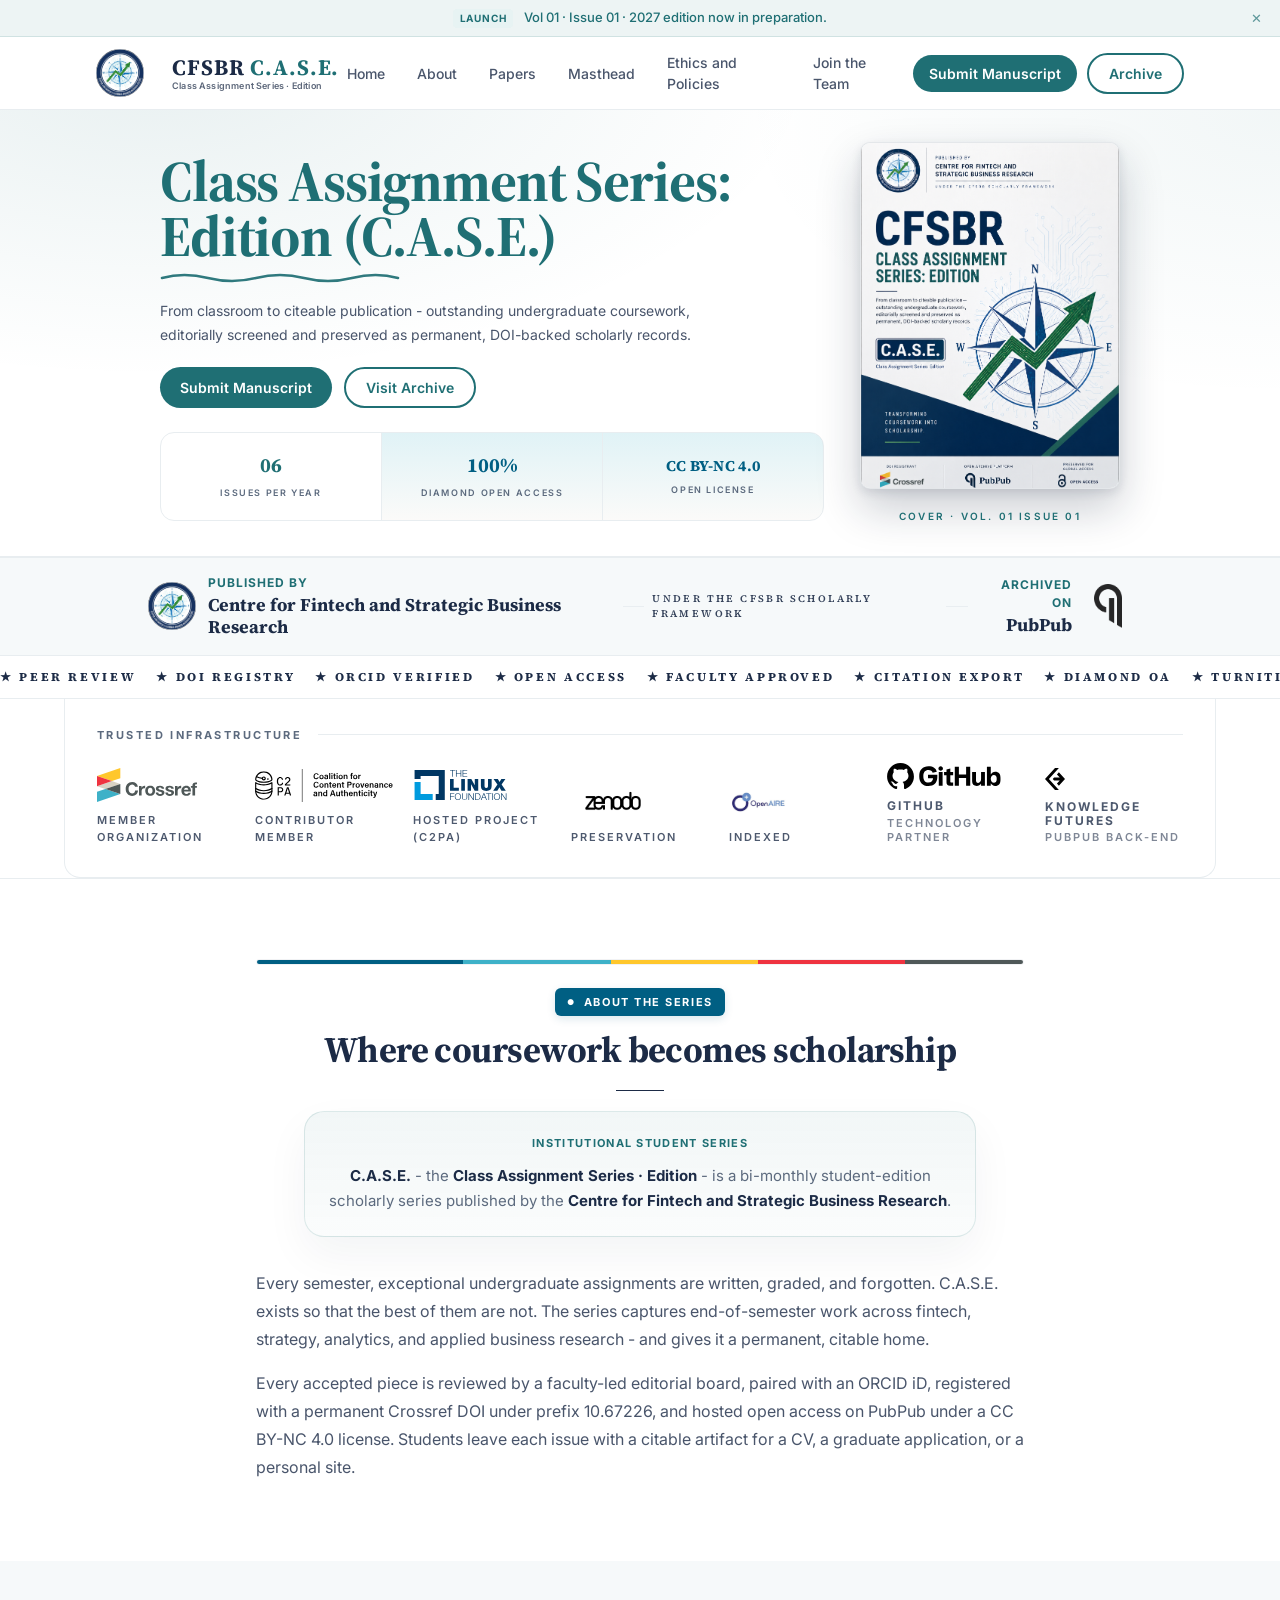
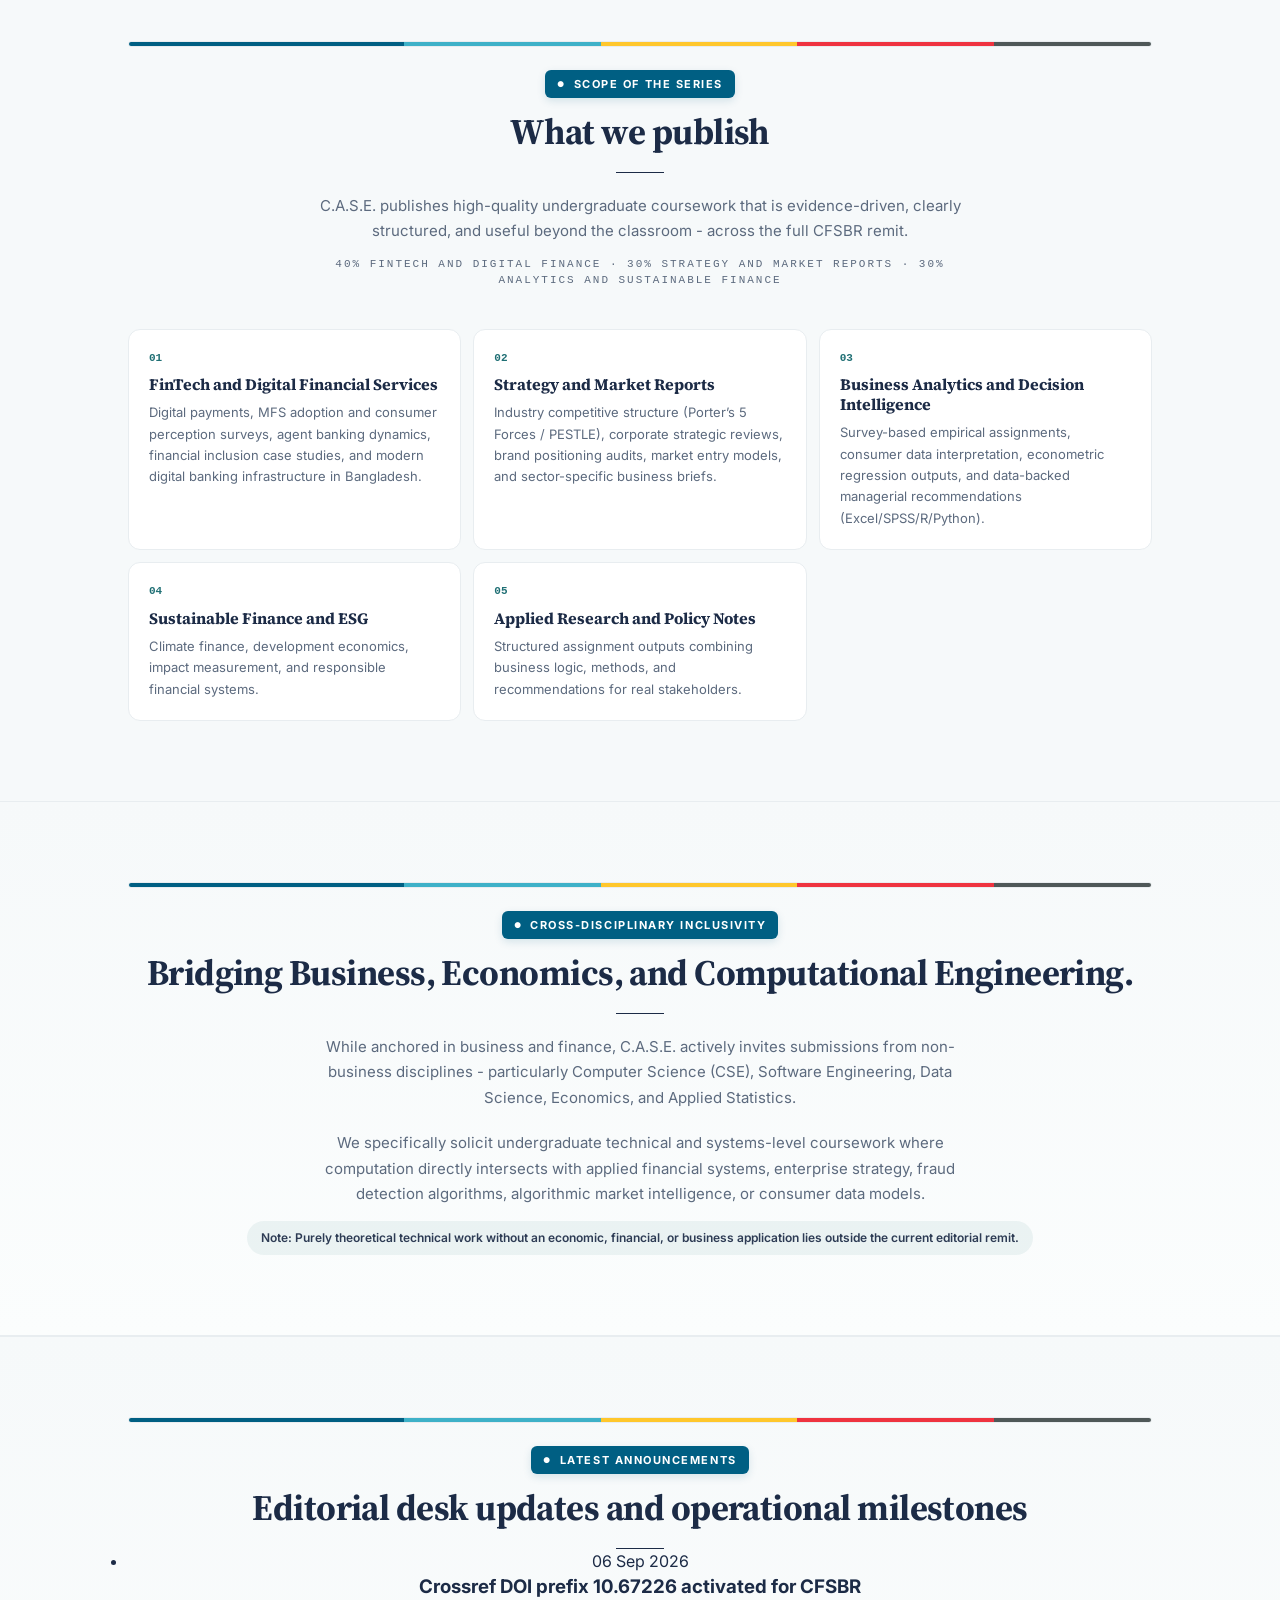
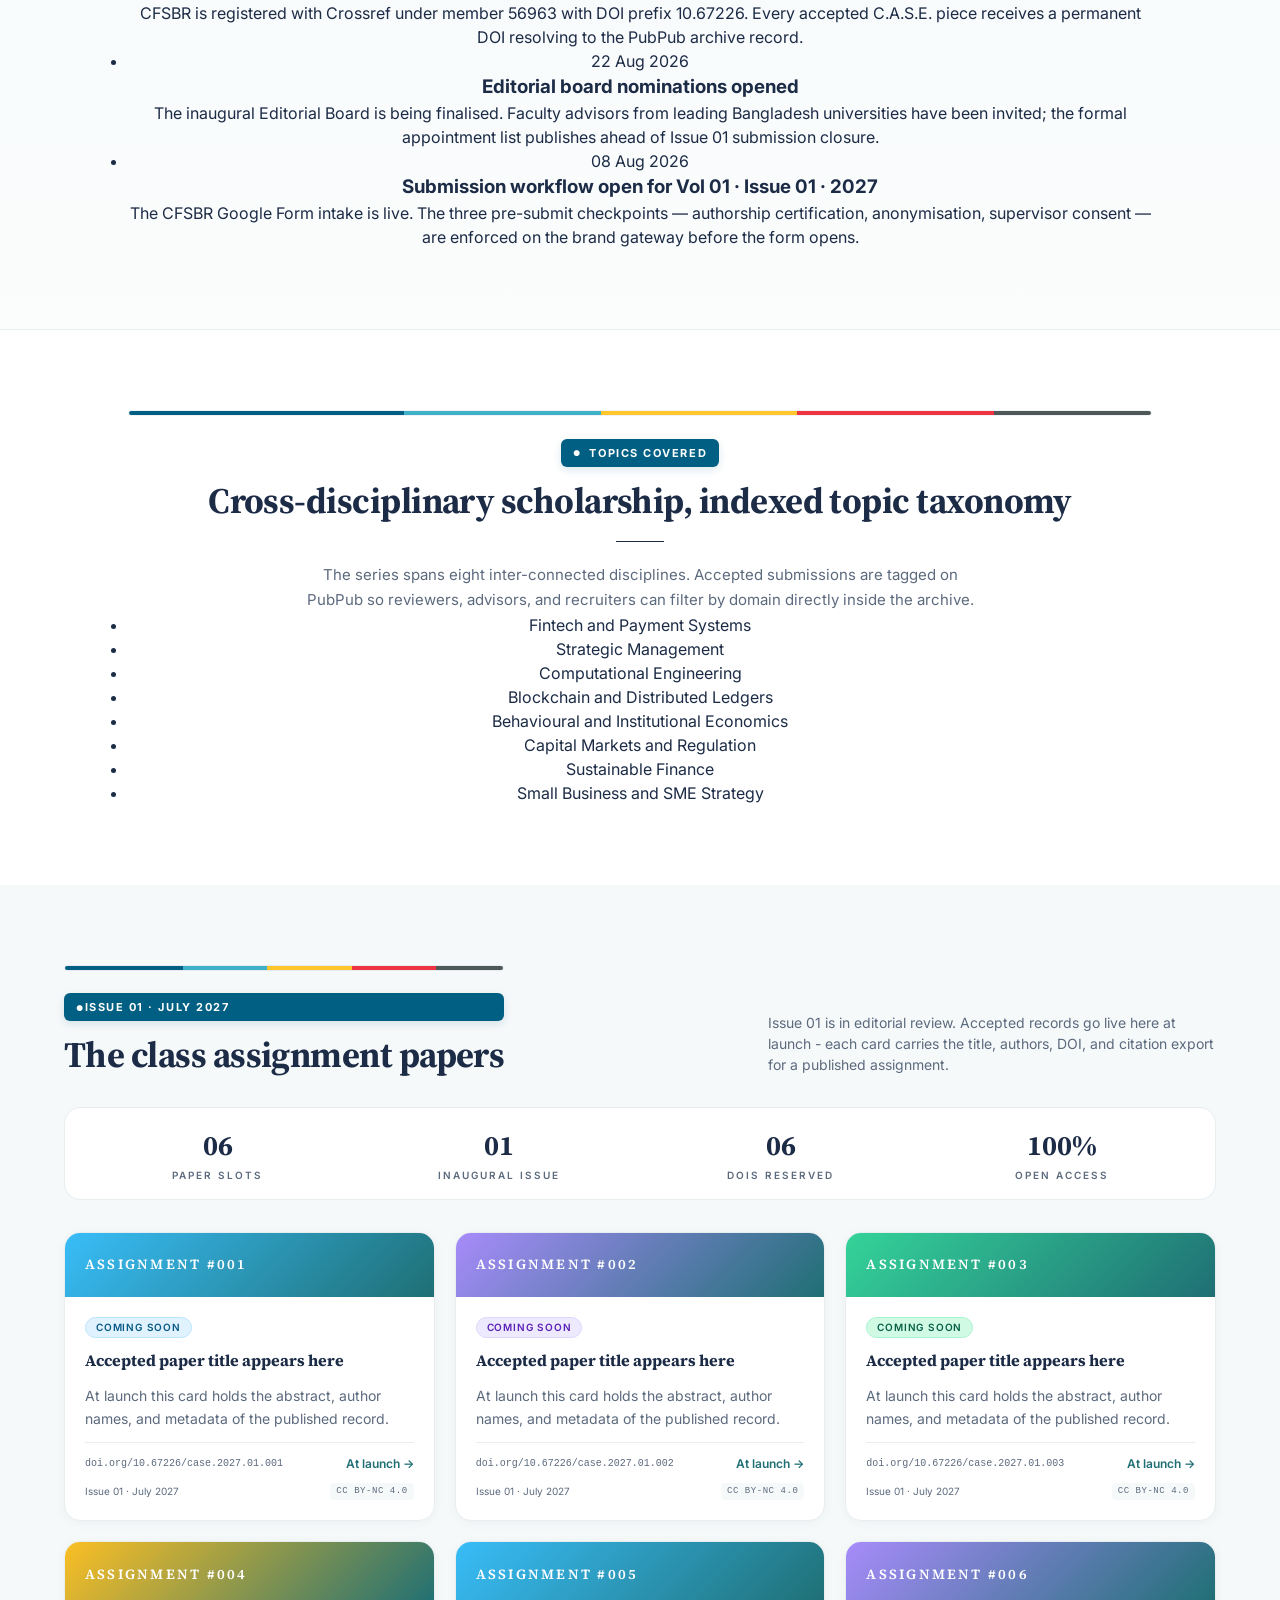
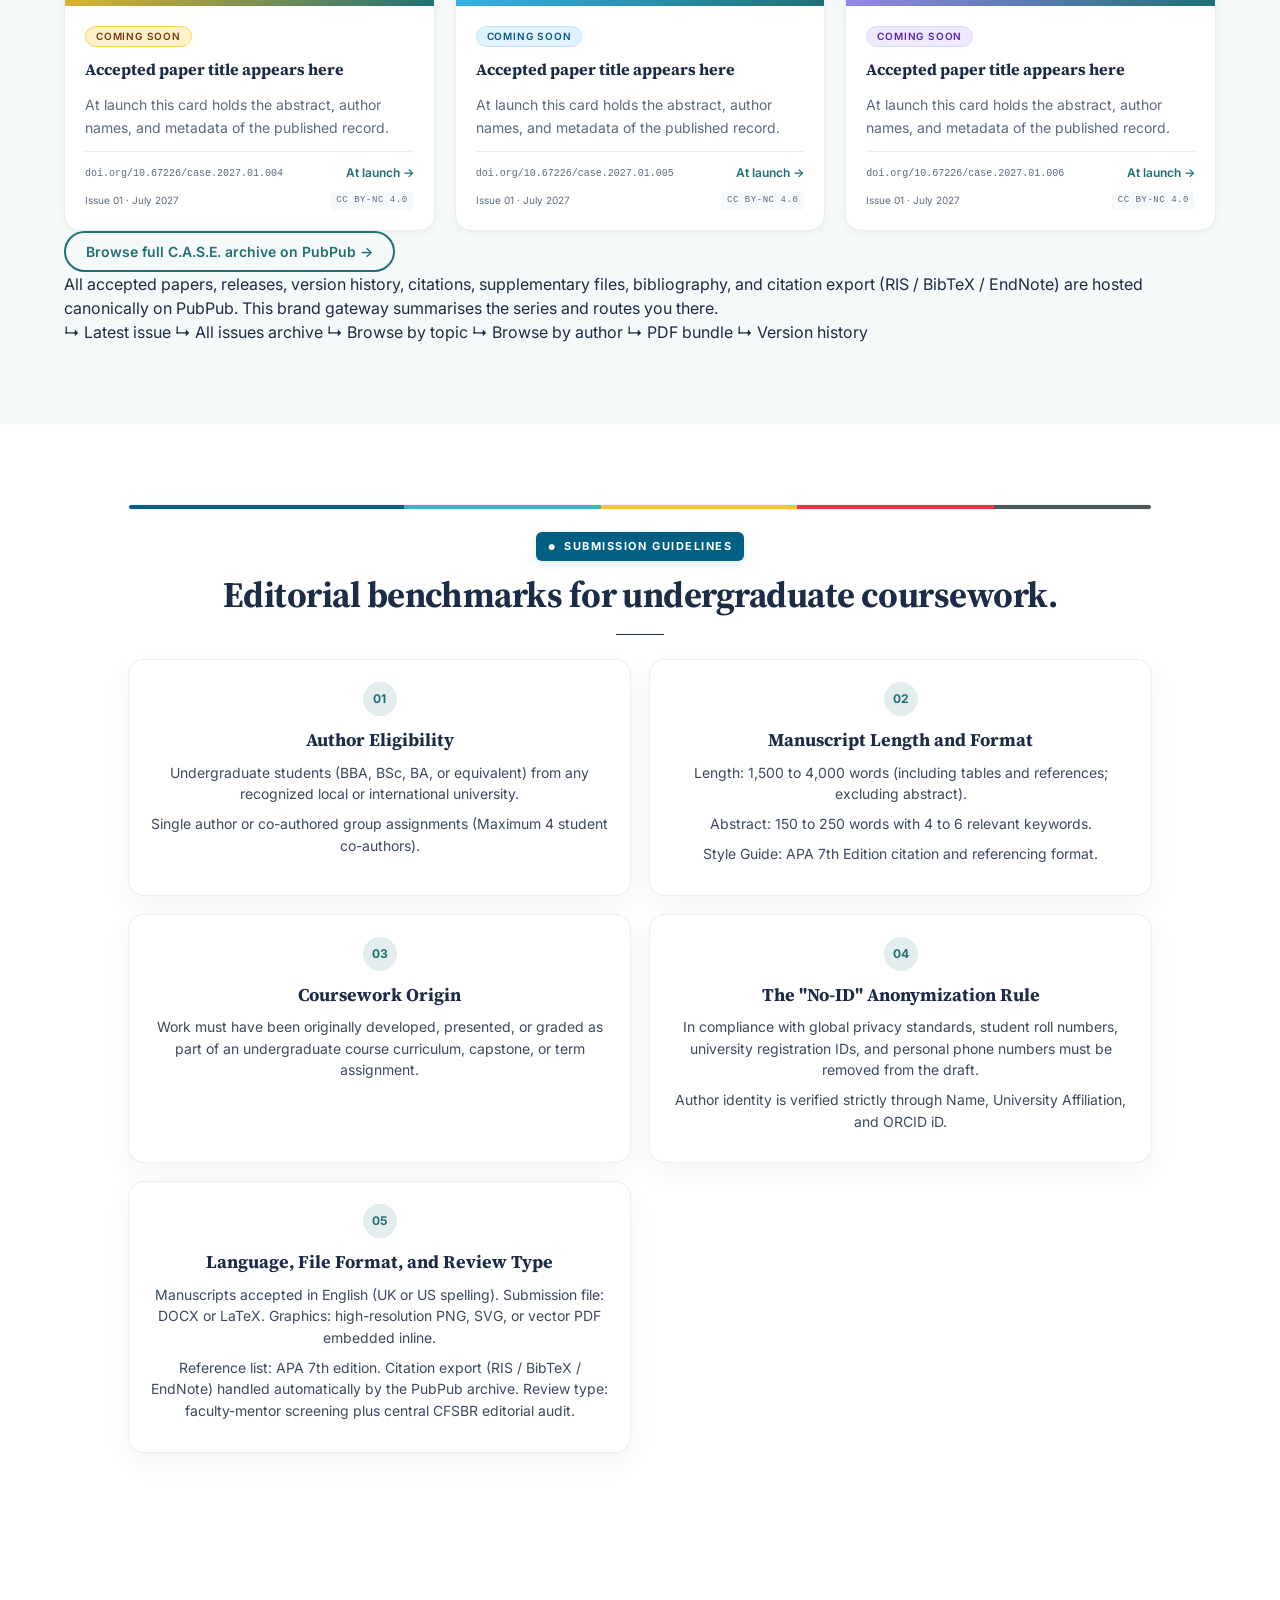
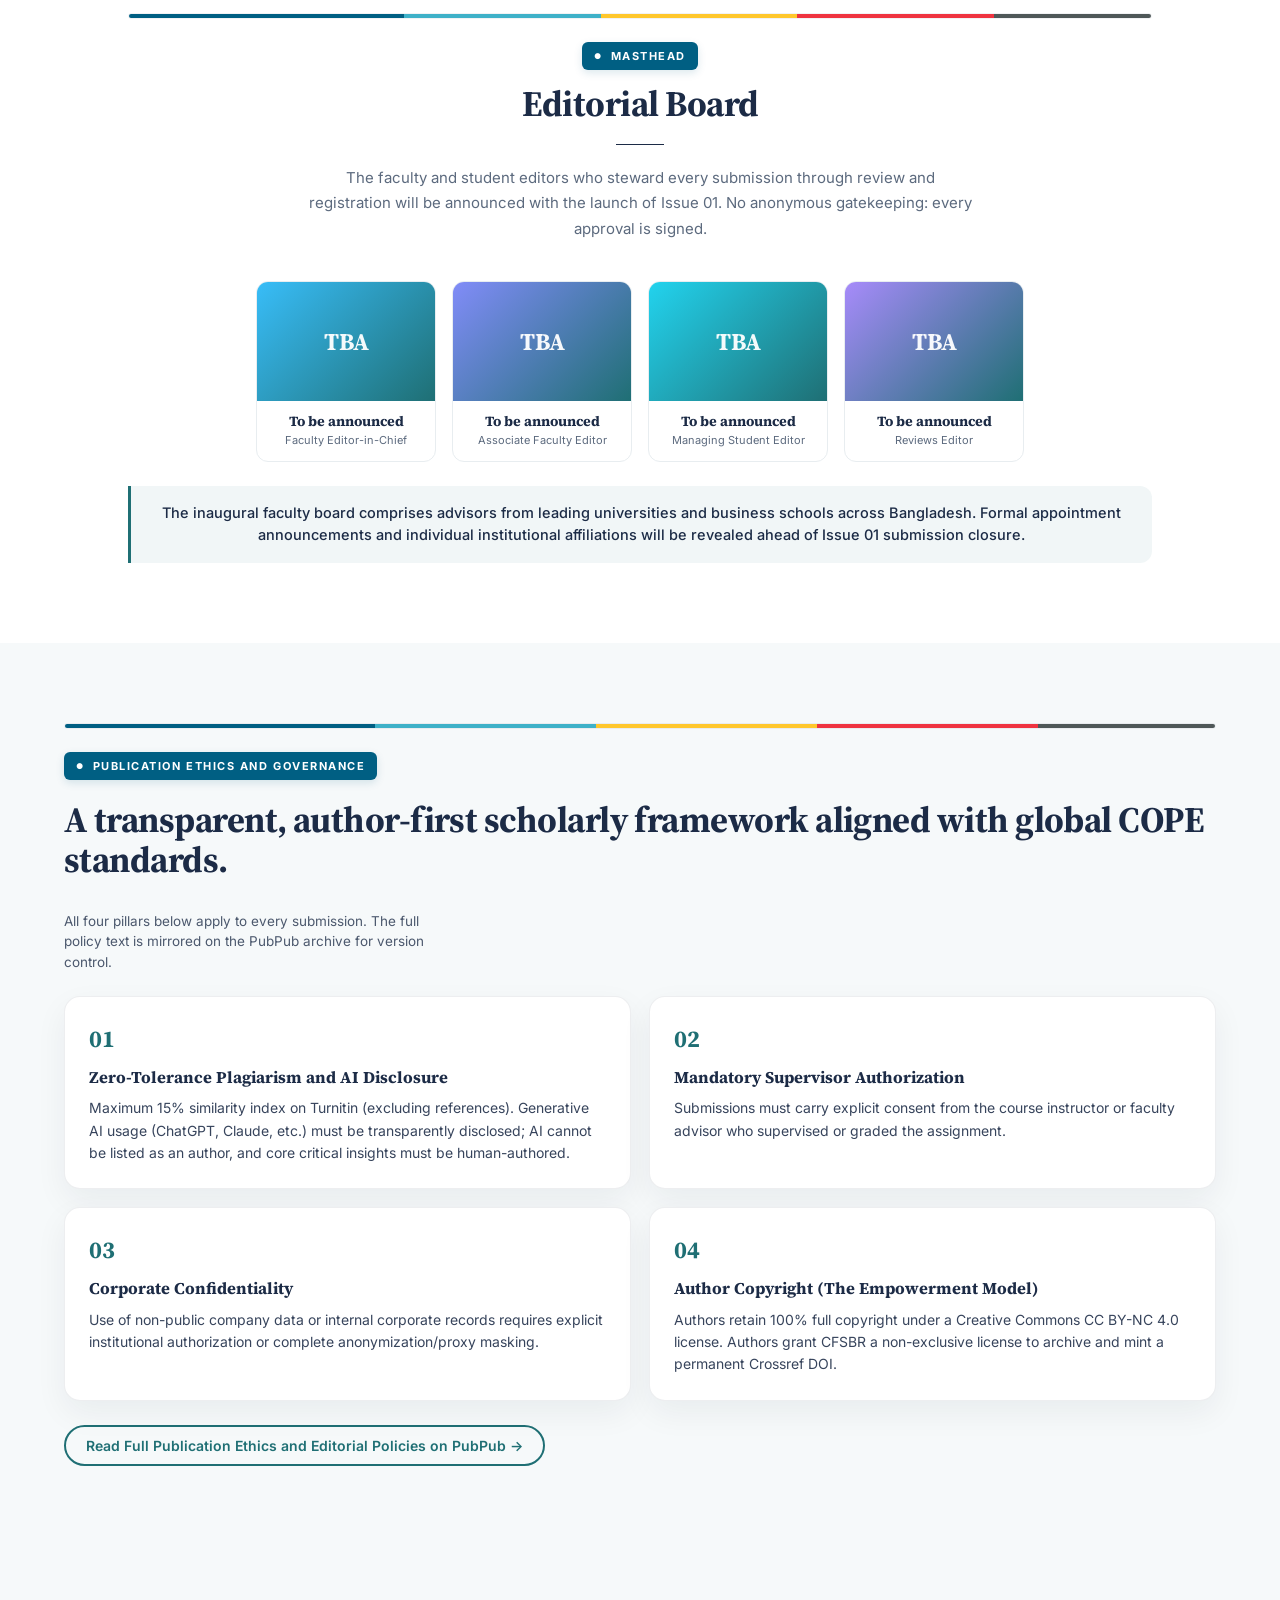
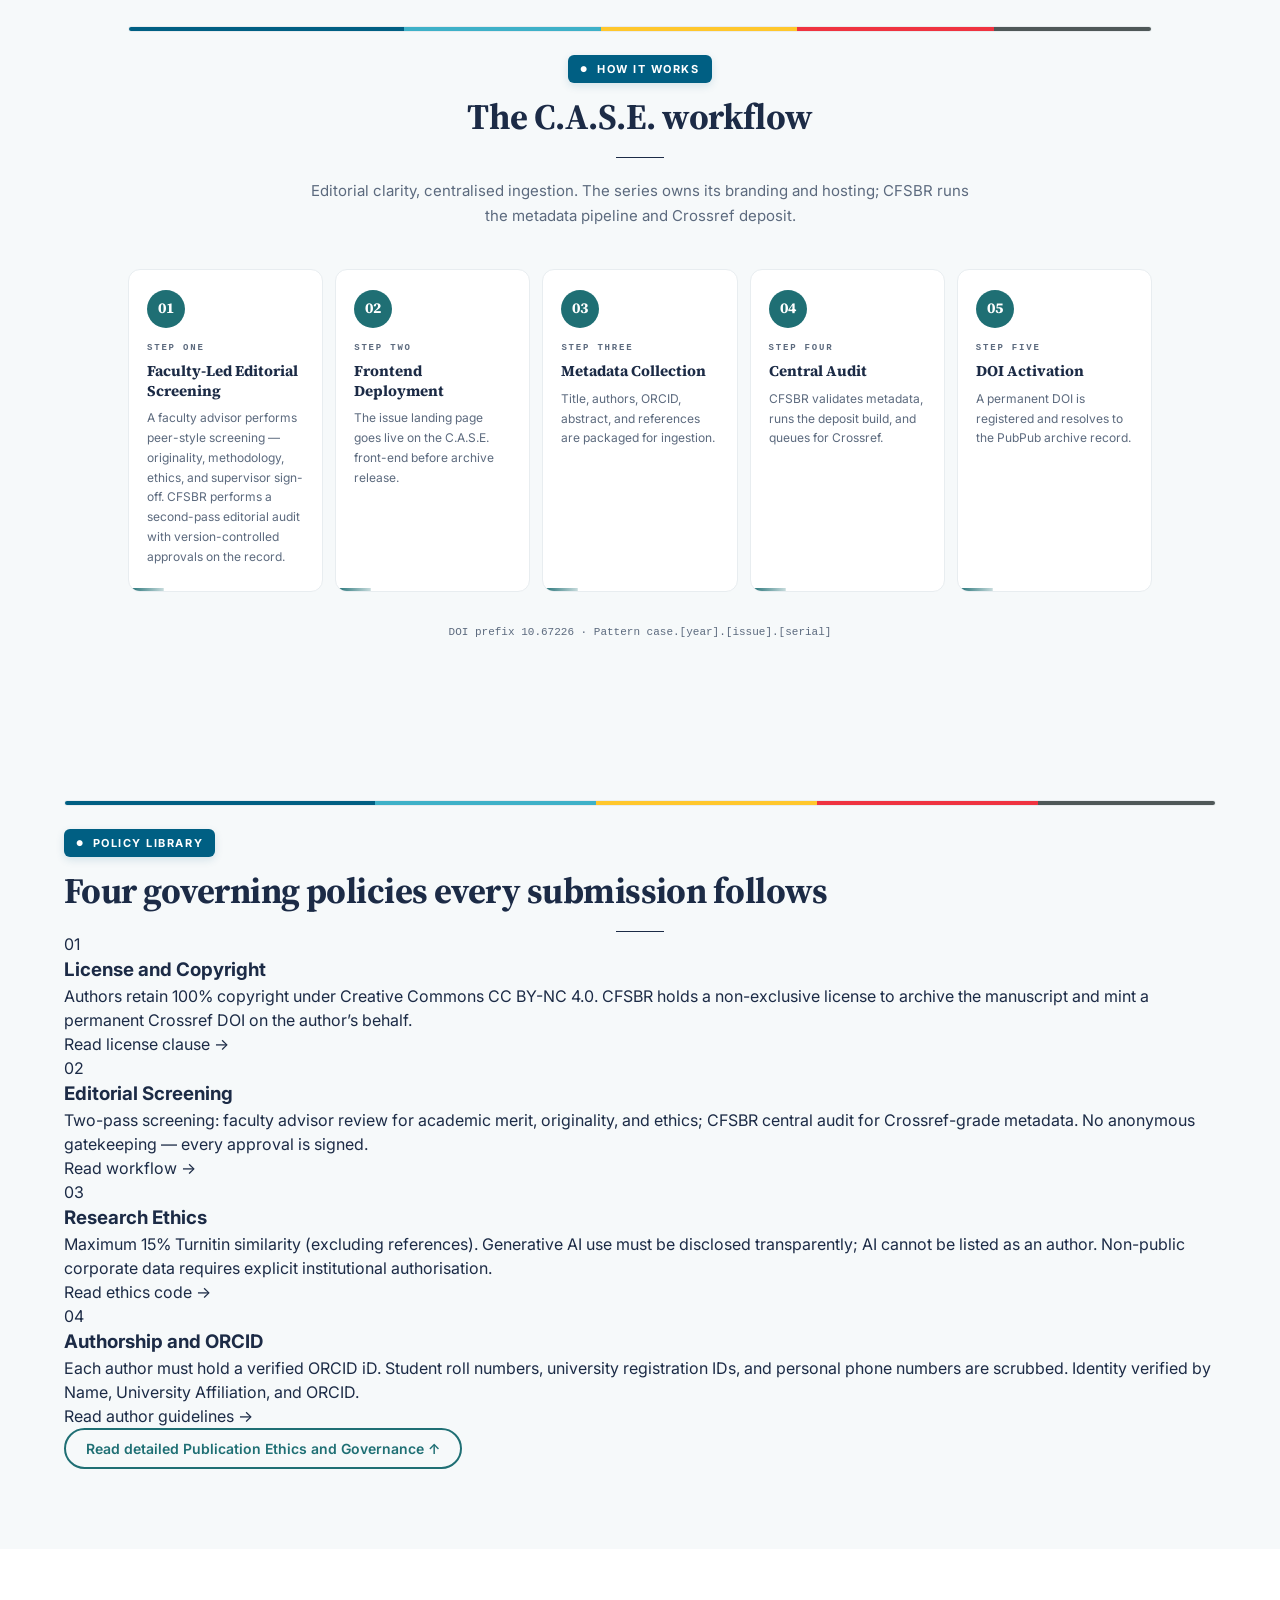
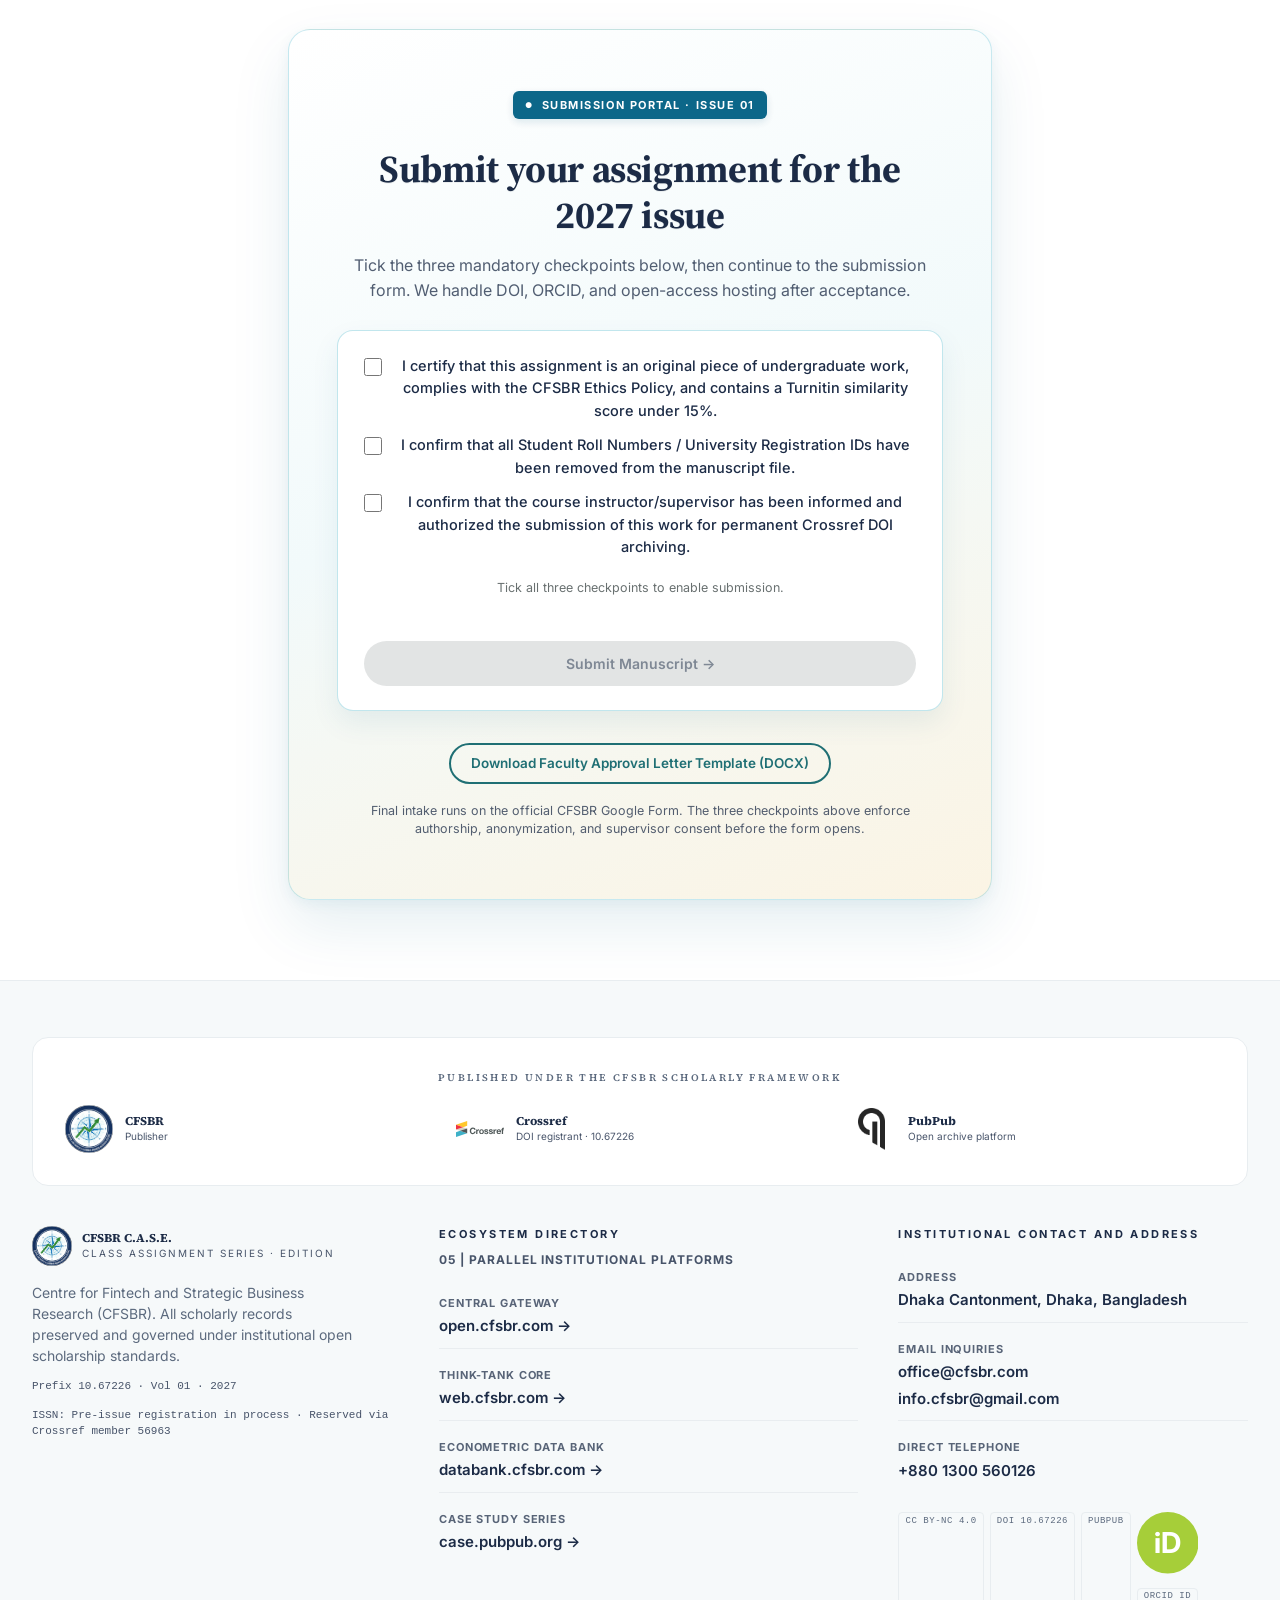
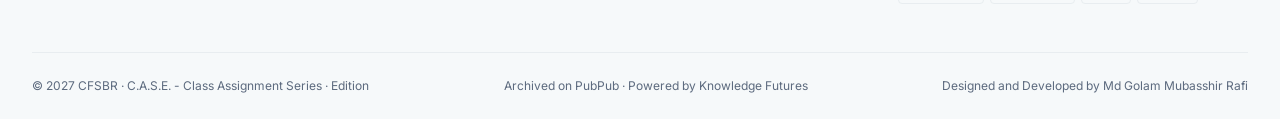
<file: index.html>
<!DOCTYPE html>
<html lang="en">
<head>
<meta charset="UTF-8">
<meta name="viewport" content="width=device-width, initial-scale=1.0">
<title>CFSBR C.A.S.E. · Class Assignment Series · Edition</title>
<meta name="description" content="C.A.S.E. - the Class Assignment Series · Edition: faculty-governed, DOI-registered undergraduate coursework, published by CFSBR and archived open access on PubPub.">
<link rel="icon" type="image/png" sizes="16x16" href="/assets/favicon-16.png?v=20260905">
<link rel="icon" type="image/png" sizes="32x32" href="/assets/favicon-32.png?v=20260905">
<link rel="icon" type="image/png" sizes="48x48" href="/assets/favicon-512.png?v=20260905">
<link rel="apple-touch-icon" sizes="180x180" href="/assets/apple-touch-icon.png?v=20260905">
<link rel="manifest" href="/assets/site.webmanifest?v=20260905">
<link rel="shortcut icon" href="/assets/favicon.ico?v=20260905">
<meta name="theme-color" content="#005f83" media="(prefers-color-scheme: light)">
<meta name="theme-color" content="#0b2c3a" media="(prefers-color-scheme: dark)">
<link rel="canonical" href="https://case-cfsbr.vercel.app/">
<meta property="og:type" content="website">
<meta property="og:site_name" content="CFSBR C.A.S.E.">
<meta property="og:title" content="CFSBR C.A.S.E. - Class Assignment Series: Edition">
<meta property="og:description" content="Faculty-governed, DOI-registered undergraduate coursework, diamond open access, CC BY-NC 4.0.">
<meta property="og:url" content="https://case-cfsbr.vercel.app/">
<meta property="og:image" content="https://case-cfsbr.vercel.app/assets/cover-vol01.jpg">
<meta name="twitter:card" content="summary_large_image">
<meta name="twitter:title" content="CFSBR C.A.S.E. - Class Assignment Series: Edition">
<meta name="twitter:description" content="Diamond open access undergraduate scholarship, DOI-registered, CC BY-NC 4.0.">
<meta name="twitter:image" content="https://case-cfsbr.vercel.app/assets/cover-vol01.jpg">
<link rel="preconnect" href="https://fonts.googleapis.com">
<link rel="preconnect" href="https://fonts.gstatic.com" crossorigin>
<link href="https://fonts.googleapis.com/css2?family=Source+Serif+4:opsz,wght@8..60,500;8..60,600;8..60,700;8..60,900&family=Inter:wght@400;600;700&display=swap" rel="stylesheet">
<link rel="stylesheet" href="style.css">
</head>
<body>

<!-- Prototype banner -->
<div class="proto-banner" id="protoBanner">
  <span class="proto-tag">Launch</span>
  <span>Vol 01 · Issue 01 · 2027 edition now in preparation.</span>
  <button class="proto-close" id="protoClose" aria-label="Dismiss notice">✕</button>
</div>

<!-- Header -->
<header class="header">
  <div class="header-inner">
    <a href="#top" class="brand" aria-label="CFSBR · C.A.S.E. · Home">
      <span class="brand-logo"><img src="assets/cfsbr-seal.png" alt="CFSBR" title="Centre for Fintech and Strategic Business Research"></span>
      <span class="brand-sep" aria-hidden="true"></span>
      <span class="brand-word brand-stack"><span class="brand-main">CFSBR&nbsp;<em>C.A.S.E.</em></span><span class="brand-sub">Class Assignment Series · Edition</span></span>
    </a>
    <nav class="nav" id="mainNav">
      <a href="#top">Home</a>
      <a href="#about">About</a>
      <a href="#papers">Papers</a>
      <a href="#board">Masthead</a>
      <a href="#ethics">Ethics and Policies</a>
      <a href="jobs.html">Join the Team</a>
    </nav>
    <div class="header-actions">
      <a class="btn btn-solid btn-sm" href="https://docs.google.com/forms/d/e/1FAIpQLSf-zk_C4ieAJhTAC7kjF-7hUzpEAgRaBuZ7eR_Vs-a41UbzbQ/viewform" target="_blank" rel="noopener">Submit Manuscript</a>
      <a class="btn btn-outline btn-sm" href="https://case.pubpub.org/" target="_blank" rel="noopener">Archive</a>
      <button class="nav-toggle" id="navToggle" aria-label="Toggle navigation" aria-expanded="false"><span></span><span></span><span></span></button>
    </div>
  </div>
</header>

<main id="top">

  <!-- Hero: original two-column branch retained, cover slot kept blank for future artwork -->
  <section class="hero hero-split">
    <div class="hero-shell">
      <div class="hero-copy">
        <h1 class="hero-title">Class Assignment Series: Edition (C.A.S.E.)<svg class="hero-title-squiggle" viewBox="0 0 240 14" preserveAspectRatio="none" aria-hidden="true" focusable="false"><path d="M2 9 Q 24 3 48 9 T 96 9 T 144 9 T 192 9 T 238 9" fill="none" stroke="currentColor" stroke-width="2.6" stroke-linecap="round" stroke-linejoin="round" vector-effect="non-scaling-stroke"/></svg></h1>
        <p class="hero-tagline">From classroom to citeable publication - outstanding undergraduate coursework, editorially screened and preserved as permanent, DOI-backed scholarly records.</p>
        <div class="hero-ctas">
          <a class="btn btn-solid" href="https://docs.google.com/forms/d/e/1FAIpQLSf-zk_C4ieAJhTAC7kjF-7hUzpEAgRaBuZ7eR_Vs-a41UbzbQ/viewform" target="_blank" rel="noopener">Submit Manuscript</a>
          <a class="btn btn-outline" href="https://case.pubpub.org/" target="_blank" rel="noopener">Visit Archive</a>
        </div>
        <ul class="hero-stats">
          <li class="hstat"><div class="hstat-n">06</div><div class="hstat-l">Issues per Year</div></li>
          <li class="hstat hstat-featured"><div class="hstat-n">100%</div><div class="hstat-l">Diamond Open Access</div></li>
          <li class="hstat hstat-featured hstat-license"><div class="hstat-n">CC BY-NC 4.0</div><div class="hstat-l">Open License</div></li>
        </ul>
      </div>
      <aside class="hero-cover-slot" aria-label="Issue 01 cover">
        <figure class="cover-figure">
          <img src="assets/cover-vol01.jpg" alt="CFSBR C.A.S.E. Vol. 01 Issue 01 cover" class="cover-image" loading="eager">
          <figcaption class="cover-caption"><span>Cover · Vol. 01 Issue 01</span></figcaption>
        </figure>
      </aside>
    </div>
  </section>

  <!-- Publisher band -->
  <section class="pubband" aria-label="Publishing information">
    <div class="pubband-inner">
      <div class="pub-side">
        <span class="pub-logo"><img src="assets/cfsbr-seal.png" alt="CFSBR"></span>
        <div class="pub-text">
          <span class="pub-eyebrow">Published by</span>
          <span class="pub-name">Centre for Fintech and Strategic Business Research</span>
        </div>
      </div>
      <div class="pub-mid">
        <span class="rule"></span>
        <span>Under the CFSBR scholarly framework</span>
        <span class="rule"></span>
      </div>
      <div class="pub-side pub-right">
        <div class="pub-text right">
          <span class="pub-eyebrow">Archived on</span>
          <span class="pub-name">PubPub</span>
        </div>
        <span class="pub-logo"><img src="assets/partners/pubpub-logo.png" alt="PubPub" class="pubpub-mark"></span>
      </div>
    </div>
  </section>

  <!-- Marquee -->
  <div class="marquee" aria-hidden="true">
    <div class="marquee-track" id="marqueeTrack"></div>
  </div>

  <!-- Trusted infrastructure (ported from open.cfsbr.com) -->
  <section class="trustband" aria-label="Trusted infrastructure">
    <div class="trustband-inner">
      <div class="trust-head">
        <span>Trusted Infrastructure</span>
        <span class="trust-rule"></span>
      </div>
      <div class="trust-logos">
        <figure class="trust-item">
          <img src="assets/partners/crossref.svg" alt="Crossref">
          <figcaption>Member Organization</figcaption>
        </figure>
        <figure class="trust-item">
          <img src="assets/partners/c2pa.svg" alt="Coalition for Content Provenance and Authenticity">
          <figcaption>Contributor Member</figcaption>
        </figure>
        <figure class="trust-item">
          <img src="assets/partners/linux-foundation.svg" alt="The Linux Foundation">
          <figcaption>Hosted Project (C2PA)</figcaption>
        </figure>
        <figure class="trust-item">
          <img src="assets/partners/zenodo-black.png" alt="Zenodo">
          <figcaption>Preservation</figcaption>
        </figure>
        <figure class="trust-item">
          <img src="assets/partners/openaire.jpeg" alt="OpenAIRE">
          <figcaption>Indexed</figcaption>
        </figure>
        <figure class="trust-item trust-item-github">
          <img src="assets/partners/github-lockup.svg" alt="GitHub">
          <figcaption><strong>GitHub</strong><span>Technology partner</span></figcaption>
        </figure>
        <figure class="trust-item trust-item-kf">
          <img src="assets/partners/knowledge-futures.svg" alt="Knowledge Futures">
          <figcaption><strong>Knowledge Futures</strong><span>PubPub back-end</span></figcaption>
        </figure>
      </div>
    </div>
  </section>

  <!-- About -->
  <section class="section" id="about">
    <div class="narrow center">
      <div class="ribbon-bar" aria-hidden="true"><span class="rb-c1"></span><span class="rb-c2"></span><span class="rb-c3"></span><span class="rb-c4"></span><span class="rb-c5"></span></div>
      <p class="eyebrow eyebrow-pill"><span style="font-size:8px">●</span>About the Series</p>
      <h2 class="h2">Where coursework becomes scholarship</h2>
      <div class="headrule"></div>
      <p class="lede lede-emphasis"><span class="lede-kicker">Institutional Student Series</span><strong>C.A.S.E.</strong> - the <strong>Class Assignment Series · Edition</strong> - is a bi-monthly student-edition scholarly series published by the <strong>Centre for Fintech and Strategic Business Research</strong>.</p>
      <div class="paras">
        <p>Every semester, exceptional undergraduate assignments are written, graded, and forgotten. C.A.S.E. exists so that the best of them are not. The series captures end-of-semester work across fintech, strategy, analytics, and applied business research - and gives it a permanent, citable home.</p>
        <p>Every accepted piece is reviewed by a faculty-led editorial board, paired with an ORCID iD, registered with a permanent Crossref DOI under prefix 10.67226, and hosted open access on PubPub under a CC BY-NC 4.0 license. Students leave each issue with a citable artifact for a CV, a graduate application, or a personal site.</p>
      </div>
    </div>
  </section>

  <!-- Scope -->
  <section class="section surface" id="scope">
    <div class="narrow-5 center-head">
      <div class="ribbon-bar" aria-hidden="true"><span class="rb-c1"></span><span class="rb-c2"></span><span class="rb-c3"></span><span class="rb-c4"></span><span class="rb-c5"></span></div>
      <p class="eyebrow eyebrow-pill"><span style="font-size:8px">●</span>Scope of the Series</p>
      <h2 class="h2">What we publish</h2>
      <div class="headrule"></div>
      <p class="lede">C.A.S.E. publishes high-quality undergraduate coursework that is evidence-driven, clearly structured, and useful beyond the classroom - across the full CFSBR remit.</p>
      <p class="mixline">40% Fintech and Digital Finance · 30% Strategy and Market Reports · 30% Analytics and Sustainable Finance</p>
      <ol class="scope-grid">
        <li class="scope-card"><div class="scope-num">01</div><div class="scope-title">FinTech and Digital Financial Services</div><p class="scope-desc">Digital payments, MFS adoption and consumer perception surveys, agent banking dynamics, financial inclusion case studies, and modern digital banking infrastructure in Bangladesh.</p></li>
        <li class="scope-card"><div class="scope-num">02</div><div class="scope-title">Strategy and Market Reports</div><p class="scope-desc">Industry competitive structure (Porter’s 5 Forces / PESTLE), corporate strategic reviews, brand positioning audits, market entry models, and sector-specific business briefs.</p></li>
        <li class="scope-card"><div class="scope-num">03</div><div class="scope-title">Business Analytics and Decision Intelligence</div><p class="scope-desc">Survey-based empirical assignments, consumer data interpretation, econometric regression outputs, and data-backed managerial recommendations (Excel/SPSS/R/Python).</p></li>
        <li class="scope-card"><div class="scope-num">04</div><div class="scope-title">Sustainable Finance and ESG</div><p class="scope-desc">Climate finance, development economics, impact measurement, and responsible financial systems.</p></li>
        <li class="scope-card"><div class="scope-num">05</div><div class="scope-title">Applied Research and Policy Notes</div><p class="scope-desc">Structured assignment outputs combining business logic, methods, and recommendations for real stakeholders.</p></li>
      </ol>
    </div>
  </section>


  <!-- Cross-disciplinary inclusivity (NEW) -->
  <section class="section surface-soft" id="crossdisc">
    <div class="narrow-5 center-head">
      <div class="ribbon-bar" aria-hidden="true"><span class="rb-c1"></span><span class="rb-c2"></span><span class="rb-c3"></span><span class="rb-c4"></span><span class="rb-c5"></span></div>
      <p class="eyebrow eyebrow-pill"><span style="font-size:8px">●</span>Cross-Disciplinary Inclusivity</p>
      <h2 class="h2">Bridging Business, Economics, and Computational Engineering.</h2>
      <div class="headrule"></div>
      <p class="lede">While anchored in business and finance, C.A.S.E. actively invites submissions from non-business disciplines - particularly Computer Science (CSE), Software Engineering, Data Science, Economics, and Applied Statistics.</p>
      <p class="lede">We specifically solicit undergraduate technical and systems-level coursework where computation directly intersects with applied financial systems, enterprise strategy, fraud detection algorithms, algorithmic market intelligence, or consumer data models.</p>
      <p class="footnote-note">Note: Purely theoretical technical work without an economic, financial, or business application lies outside the current editorial remit.</p>
    </div>
  </section>

  <!-- Latest Announcements -->
  <section class="section surface-soft" id="news">
    <div class="narrow-5 center-head">
      <div class="ribbon-bar" aria-hidden="true"><span class="rb-c1"></span><span class="rb-c2"></span><span class="rb-c3"></span><span class="rb-c4"></span><span class="rb-c5"></span></div>
      <p class="eyebrow eyebrow-pill"><span style="font-size:8px">●</span>Latest Announcements</p>
      <h2 class="h2">Editorial desk updates and operational milestones</h2>
      <div class="headrule"></div>
      <ul class="news-list">
        <li class="news-item"><time class="news-date" datetime="2026-09-06">06 Sep 2026</time><div class="news-body"><h3 class="news-title">Crossref DOI prefix 10.67226 activated for CFSBR</h3><p class="news-desc">CFSBR is registered with Crossref under member 56963 with DOI prefix 10.67226. Every accepted C.A.S.E. piece receives a permanent DOI resolving to the PubPub archive record.</p></div></li>
        <li class="news-item"><time class="news-date" datetime="2026-08-22">22 Aug 2026</time><div class="news-body"><h3 class="news-title">Editorial board nominations opened</h3><p class="news-desc">The inaugural Editorial Board is being finalised. Faculty advisors from leading Bangladesh universities have been invited; the formal appointment list publishes ahead of Issue 01 submission closure.</p></div></li>
        <li class="news-item"><time class="news-date" datetime="2026-08-08">08 Aug 2026</time><div class="news-body"><h3 class="news-title">Submission workflow open for Vol 01 · Issue 01 · 2027</h3><p class="news-desc">The CFSBR Google Form intake is live. The three pre-submit checkpoints — authorship certification, anonymisation, supervisor consent — are enforced on the brand gateway before the form opens.</p></div></li>
      </ul>
    </div>
  </section>

  <!-- Topics Covered -->
  <section class="section" id="topics">
    <div class="narrow-5 center-head">
      <div class="ribbon-bar" aria-hidden="true"><span class="rb-c1"></span><span class="rb-c2"></span><span class="rb-c3"></span><span class="rb-c4"></span><span class="rb-c5"></span></div>
      <p class="eyebrow eyebrow-pill"><span style="font-size:8px">●</span>Topics Covered</p>
      <h2 class="h2">Cross-disciplinary scholarship, indexed topic taxonomy</h2>
      <div class="headrule"></div>
      <p class="lede">The series spans eight inter-connected disciplines. Accepted submissions are tagged on PubPub so reviewers, advisors, and recruiters can filter by domain directly inside the archive.</p>
      <ul class="topic-chips">
        <li><a class="topic-chip" href="https://case.pubpub.org/" target="_blank" rel="noopener">Fintech and Payment Systems</a></li>
        <li><a class="topic-chip" href="https://case.pubpub.org/" target="_blank" rel="noopener">Strategic Management</a></li>
        <li><a class="topic-chip" href="https://case.pubpub.org/" target="_blank" rel="noopener">Computational Engineering</a></li>
        <li><a class="topic-chip" href="https://case.pubpub.org/" target="_blank" rel="noopener">Blockchain and Distributed Ledgers</a></li>
        <li><a class="topic-chip" href="https://case.pubpub.org/" target="_blank" rel="noopener">Behavioural and Institutional Economics</a></li>
        <li><a class="topic-chip" href="https://case.pubpub.org/" target="_blank" rel="noopener">Capital Markets and Regulation</a></li>
        <li><a class="topic-chip" href="https://case.pubpub.org/" target="_blank" rel="noopener">Sustainable Finance</a></li>
        <li><a class="topic-chip" href="https://case.pubpub.org/" target="_blank" rel="noopener">Small Business and SME Strategy</a></li>
      </ul>
    </div>
  </section>

  <!-- Papers -->
  <section class="section surface" id="papers">
    <div class="wide">
      <div class="papers-head">
        <div>
          <div class="ribbon-bar" aria-hidden="true"><span class="rb-c1"></span><span class="rb-c2"></span><span class="rb-c3"></span><span class="rb-c4"></span><span class="rb-c5"></span></div>
      <p class="eyebrow eyebrow-pill"><span style="font-size:8px">●</span>Issue 01 · July 2027</p>
          <h2 class="h2">The class assignment papers</h2>
        </div>
        <p class="papers-note">Issue 01 is in editorial review. Accepted records go live here at launch - each card carries the title, authors, DOI, and citation export for a published assignment.</p>
      </div>

      <div class="stats-strip">
        <div class="sstat"><div class="sstat-n">06</div><div class="sstat-l">Paper Slots</div></div>
        <div class="sstat"><div class="sstat-n">01</div><div class="sstat-l">Inaugural Issue</div></div>
        <div class="sstat"><div class="sstat-n">06</div><div class="sstat-l">DOIs Reserved</div></div>
        <div class="sstat"><div class="sstat-n">100%</div><div class="sstat-l">Open Access</div></div>
      </div>

      <div class="paper-grid">
        <article class="pcard">
          <div class="pcard-top grad-sky"><span>Assignment #001</span></div>
          <div class="pcard-body">
            <div class="chiprow"><span class="chip chip-sky">Coming Soon</span></div>
            <h3 class="pcard-title">Accepted paper title appears here</h3>
            <p class="pcard-abstract">At launch this card holds the abstract, author names, and metadata of the published record.</p>
            <div class="pcard-foot">
              <div class="prow"><span class="pdoi">doi.org/10.67226/case.2027.01.001</span><span class="read-link">At launch →</span></div>
              <div class="prow prow-dim"><span>Issue 01 · July 2027</span><span class="plic">CC BY-NC 4.0</span></div>
            </div>
          </div>
        </article>
        <article class="pcard">
          <div class="pcard-top grad-violet"><span>Assignment #002</span></div>
          <div class="pcard-body">
            <div class="chiprow"><span class="chip chip-violet">Coming Soon</span></div>
            <h3 class="pcard-title">Accepted paper title appears here</h3>
            <p class="pcard-abstract">At launch this card holds the abstract, author names, and metadata of the published record.</p>
            <div class="pcard-foot">
              <div class="prow"><span class="pdoi">doi.org/10.67226/case.2027.01.002</span><span class="read-link">At launch →</span></div>
              <div class="prow prow-dim"><span>Issue 01 · July 2027</span><span class="plic">CC BY-NC 4.0</span></div>
            </div>
          </div>
        </article>
        <article class="pcard">
          <div class="pcard-top grad-emerald"><span>Assignment #003</span></div>
          <div class="pcard-body">
            <div class="chiprow"><span class="chip chip-emerald">Coming Soon</span></div>
            <h3 class="pcard-title">Accepted paper title appears here</h3>
            <p class="pcard-abstract">At launch this card holds the abstract, author names, and metadata of the published record.</p>
            <div class="pcard-foot">
              <div class="prow"><span class="pdoi">doi.org/10.67226/case.2027.01.003</span><span class="read-link">At launch →</span></div>
              <div class="prow prow-dim"><span>Issue 01 · July 2027</span><span class="plic">CC BY-NC 4.0</span></div>
            </div>
          </div>
        </article>
        <article class="pcard">
          <div class="pcard-top grad-amber"><span>Assignment #004</span></div>
          <div class="pcard-body">
            <div class="chiprow"><span class="chip chip-amber">Coming Soon</span></div>
            <h3 class="pcard-title">Accepted paper title appears here</h3>
            <p class="pcard-abstract">At launch this card holds the abstract, author names, and metadata of the published record.</p>
            <div class="pcard-foot">
              <div class="prow"><span class="pdoi">doi.org/10.67226/case.2027.01.004</span><span class="read-link">At launch →</span></div>
              <div class="prow prow-dim"><span>Issue 01 · July 2027</span><span class="plic">CC BY-NC 4.0</span></div>
            </div>
          </div>
        </article>
        <article class="pcard">
          <div class="pcard-top grad-sky"><span>Assignment #005</span></div>
          <div class="pcard-body">
            <div class="chiprow"><span class="chip chip-sky">Coming Soon</span></div>
            <h3 class="pcard-title">Accepted paper title appears here</h3>
            <p class="pcard-abstract">At launch this card holds the abstract, author names, and metadata of the published record.</p>
            <div class="pcard-foot">
              <div class="prow"><span class="pdoi">doi.org/10.67226/case.2027.01.005</span><span class="read-link">At launch →</span></div>
              <div class="prow prow-dim"><span>Issue 01 · July 2027</span><span class="plic">CC BY-NC 4.0</span></div>
            </div>
          </div>
        </article>
        <article class="pcard">
          <div class="pcard-top grad-violet"><span>Assignment #006</span></div>
          <div class="pcard-body">
            <div class="chiprow"><span class="chip chip-violet">Coming Soon</span></div>
            <h3 class="pcard-title">Accepted paper title appears here</h3>
            <p class="pcard-abstract">At launch this card holds the abstract, author names, and metadata of the published record.</p>
            <div class="pcard-foot">
              <div class="prow"><span class="pdoi">doi.org/10.67226/case.2027.01.006</span><span class="read-link">At launch →</span></div>
              <div class="prow prow-dim"><span>Issue 01 · July 2027</span><span class="plic">CC BY-NC 4.0</span></div>
            </div>
          </div>
        </article>
      </div>
      <div class="browse-cta">
        <a class="btn btn-outline btn-lg browse-cta__btn" href="https://case.pubpub.org/" target="_blank" rel="noopener">Browse full C.A.S.E. archive on PubPub →</a>
        <p class="browse-cta__note">All accepted papers, releases, version history, citations, supplementary files, bibliography, and citation export (RIS / BibTeX / EndNote) are hosted canonically on PubPub. This brand gateway summarises the series and routes you there.</p>
        <div class="browse-cta__chips">
          <span class="browse-cta__chip">↳ Latest issue</span>
          <span class="browse-cta__chip">↳ All issues archive</span>
          <span class="browse-cta__chip">↳ Browse by topic</span>
          <span class="browse-cta__chip">↳ Browse by author</span>
          <span class="browse-cta__chip">↳ PDF bundle</span>
          <span class="browse-cta__chip">↳ Version history</span>
        </div>
      </div>
    </div>
  </section>


  <!-- Submission guidelines (NEW) -->
  <section class="section" id="guidelines">
    <div class="narrow-5 center-head">
      <div class="ribbon-bar" aria-hidden="true"><span class="rb-c1"></span><span class="rb-c2"></span><span class="rb-c3"></span><span class="rb-c4"></span><span class="rb-c5"></span></div>
      <p class="eyebrow eyebrow-pill"><span style="font-size:8px">●</span>Submission Guidelines</p>
      <h2 class="h2">Editorial benchmarks for undergraduate coursework.</h2>
      <div class="headrule"></div>
      <div class="guidelines-grid">
        <div class="gd-card"><div class="gd-eyebrow">01</div><h3 class="gd-title">Author Eligibility</h3><p class="gd-desc">Undergraduate students (BBA, BSc, BA, or equivalent) from any recognized local or international university.</p><p class="gd-desc">Single author or co-authored group assignments (Maximum 4 student co-authors).</p></div>
        <div class="gd-card"><div class="gd-eyebrow">02</div><h3 class="gd-title">Manuscript Length and Format</h3><p class="gd-desc">Length: 1,500 to 4,000 words (including tables and references; excluding abstract).</p><p class="gd-desc">Abstract: 150 to 250 words with 4 to 6 relevant keywords.</p><p class="gd-desc">Style Guide: APA 7th Edition citation and referencing format.</p></div>
        <div class="gd-card"><div class="gd-eyebrow">03</div><h3 class="gd-title">Coursework Origin</h3><p class="gd-desc">Work must have been originally developed, presented, or graded as part of an undergraduate course curriculum, capstone, or term assignment.</p></div>
        <div class="gd-card"><div class="gd-eyebrow">04</div><h3 class="gd-title">The "No-ID" Anonymization Rule</h3><p class="gd-desc">In compliance with global privacy standards, student roll numbers, university registration IDs, and personal phone numbers must be removed from the draft.</p><p class="gd-desc">Author identity is verified strictly through Name, University Affiliation, and ORCID iD.</p></div>
        <div class="gd-card"><div class="gd-eyebrow">05</div><h3 class="gd-title">Language, File Format, and Review Type</h3><p class="gd-desc">Manuscripts accepted in English (UK or US spelling). Submission file: DOCX or LaTeX. Graphics: high-resolution PNG, SVG, or vector PDF embedded inline.</p><p class="gd-desc">Reference list: APA 7th edition. Citation export (RIS / BibTeX / EndNote) handled automatically by the PubPub archive. Review type: faculty-mentor screening plus central CFSBR editorial audit.</p></div>
      </div>
    </div>
  </section>

  <!-- Editorial board -->
  <section class="section" id="board">
    <div class="narrow-5 center-head">
      <div class="ribbon-bar" aria-hidden="true"><span class="rb-c1"></span><span class="rb-c2"></span><span class="rb-c3"></span><span class="rb-c4"></span><span class="rb-c5"></span></div>
      <p class="eyebrow eyebrow-pill"><span style="font-size:8px">●</span>Masthead</p>
      <h2 class="h2">Editorial Board</h2>
      <div class="headrule"></div>
      <p class="lede">The faculty and student editors who steward every submission through review and registration will be announced with the launch of Issue 01. No anonymous gatekeeping: every approval is signed.</p>
      <div class="board-grid">
        <div class="board-card"><div class="board-avatar grad-sky"><span>TBA</span></div><div class="board-info"><h3>To be announced</h3><p>Faculty Editor-in-Chief</p></div></div>
        <div class="board-card"><div class="board-avatar grad-indigo"><span>TBA</span></div><div class="board-info"><h3>To be announced</h3><p>Associate Faculty Editor</p></div></div>
        <div class="board-card"><div class="board-avatar grad-cyan"><span>TBA</span></div><div class="board-info"><h3>To be announced</h3><p>Managing Student Editor</p></div></div>
        <div class="board-card"><div class="board-avatar grad-violet2"><span>TBA</span></div><div class="board-info"><h3>To be announced</h3><p>Reviews Editor</p></div></div>
      </div>
      <p class="board-note">The inaugural faculty board comprises advisors from leading universities and business schools across Bangladesh. Formal appointment announcements and individual institutional affiliations will be revealed ahead of Issue 01 submission closure.</p>
    </div>
  </section>


  <!-- Publication ethics and governance (NEW) -->
  <section class="section surface" id="ethics">
    <div class="wide">
      <div class="eth-head">
        <div>
          <div class="ribbon-bar" aria-hidden="true"><span class="rb-c1"></span><span class="rb-c2"></span><span class="rb-c3"></span><span class="rb-c4"></span><span class="rb-c5"></span></div>
      <p class="eyebrow eyebrow-pill"><span style="font-size:8px">●</span>Publication Ethics and Governance</p>
          <h2 class="h2">A transparent, author-first scholarly framework aligned with global COPE standards.</h2>
        </div>
        <p class="eth-note">All four pillars below apply to every submission. The full policy text is mirrored on the PubPub archive for version control.</p>
      </div>
      <div class="ethics-grid">
        <div class="eth-card"><div class="eth-num">01</div><h3 class="eth-title">Zero-Tolerance Plagiarism and AI Disclosure</h3><p class="eth-desc">Maximum 15% similarity index on Turnitin (excluding references). Generative AI usage (ChatGPT, Claude, etc.) must be transparently disclosed; AI cannot be listed as an author, and core critical insights must be human-authored.</p></div>
        <div class="eth-card"><div class="eth-num">02</div><h3 class="eth-title">Mandatory Supervisor Authorization</h3><p class="eth-desc">Submissions must carry explicit consent from the course instructor or faculty advisor who supervised or graded the assignment.</p></div>
        <div class="eth-card"><div class="eth-num">03</div><h3 class="eth-title">Corporate Confidentiality</h3><p class="eth-desc">Use of non-public company data or internal corporate records requires explicit institutional authorization or complete anonymization/proxy masking.</p></div>
        <div class="eth-card"><div class="eth-num">04</div><h3 class="eth-title">Author Copyright (The Empowerment Model)</h3><p class="eth-desc">Authors retain 100% full copyright under a Creative Commons CC BY-NC 4.0 license. Authors grant CFSBR a non-exclusive license to archive and mint a permanent Crossref DOI.</p></div>
      </div>
      <a class="btn btn-outline eth-cta" href="https://case.pubpub.org/" target="_blank" rel="noopener">Read Full Publication Ethics and Editorial Policies on PubPub →</a>
    </div>
  </section>

  <!-- Workflow -->
  <section class="section surface" id="workflow">
    <div class="narrow-5 center-head">
      <div class="ribbon-bar" aria-hidden="true"><span class="rb-c1"></span><span class="rb-c2"></span><span class="rb-c3"></span><span class="rb-c4"></span><span class="rb-c5"></span></div>
      <p class="eyebrow eyebrow-pill"><span style="font-size:8px">●</span>How it works</p>
      <h2 class="h2">The C.A.S.E. workflow</h2>
      <div class="headrule"></div>
      <p class="lede">Editorial clarity, centralised ingestion. The series owns its branding and hosting; CFSBR runs the metadata pipeline and Crossref deposit.</p>
      <ol class="flow-grid">
        <li class="flow-card"><div class="flow-num">01</div><div class="flow-step">Step One</div><div class="flow-label">Faculty-Led Editorial Screening</div><p class="flow-desc">A faculty advisor performs peer-style screening — originality, methodology, ethics, and supervisor sign-off. CFSBR performs a second-pass editorial audit with version-controlled approvals on the record.</p><div class="flow-bar"></div></li>
        <li class="flow-card"><div class="flow-num">02</div><div class="flow-step">Step Two</div><div class="flow-label">Frontend Deployment</div><p class="flow-desc">The issue landing page goes live on the C.A.S.E. front-end before archive release.</p><div class="flow-bar"></div></li>
        <li class="flow-card"><div class="flow-num">03</div><div class="flow-step">Step Three</div><div class="flow-label">Metadata Collection</div><p class="flow-desc">Title, authors, ORCID, abstract, and references are packaged for ingestion.</p><div class="flow-bar"></div></li>
        <li class="flow-card"><div class="flow-num">04</div><div class="flow-step">Step Four</div><div class="flow-label">Central Audit</div><p class="flow-desc">CFSBR validates metadata, runs the deposit build, and queues for Crossref.</p><div class="flow-bar"></div></li>
        <li class="flow-card"><div class="flow-num">05</div><div class="flow-step">Step Five</div><div class="flow-label">DOI Activation</div><p class="flow-desc">A permanent DOI is registered and resolves to the PubPub archive record.</p><div class="flow-bar"></div></li>
      </ol>
      <p class="doi-line">DOI prefix 10.67226 · Pattern case.[year].[issue].[serial]</p>
    </div>
  </section>

  <!-- Policy Library -->
  <section class="section surface" id="policies">
    <div class="wide">
      <div class="ribbon-bar" aria-hidden="true"><span class="rb-c1"></span><span class="rb-c2"></span><span class="rb-c3"></span><span class="rb-c4"></span><span class="rb-c5"></span></div>
      <p class="eyebrow eyebrow-pill"><span style="font-size:8px">&#9679;</span>Policy Library</p>
      <h2 class="h2">Four governing policies every submission follows</h2>
      <div class="headrule"></div>
      <div class="policy-grid">
        <article class="policy-card"><div class="policy-eyebrow">01</div><h3 class="policy-title">License and Copyright</h3><p class="policy-desc">Authors retain 100% copyright under Creative Commons CC BY-NC 4.0. CFSBR holds a non-exclusive license to archive the manuscript and mint a permanent Crossref DOI on the author&rsquo;s behalf.</p><a class="policy-link" href="#ethics">Read license clause &rarr;</a></article>
        <article class="policy-card"><div class="policy-eyebrow">02</div><h3 class="policy-title">Editorial Screening</h3><p class="policy-desc">Two-pass screening: faculty advisor review for academic merit, originality, and ethics; CFSBR central audit for Crossref-grade metadata. No anonymous gatekeeping &mdash; every approval is signed.</p><a class="policy-link" href="#workflow">Read workflow &rarr;</a></article>
        <article class="policy-card"><div class="policy-eyebrow">03</div><h3 class="policy-title">Research Ethics</h3><p class="policy-desc">Maximum 15% Turnitin similarity (excluding references). Generative AI use must be disclosed transparently; AI cannot be listed as an author. Non-public corporate data requires explicit institutional authorisation.</p><a class="policy-link" href="#ethics">Read ethics code &rarr;</a></article>
        <article class="policy-card"><div class="policy-eyebrow">04</div><h3 class="policy-title">Authorship and ORCID</h3><p class="policy-desc">Each author must hold a verified ORCID iD. Student roll numbers, university registration IDs, and personal phone numbers are scrubbed. Identity verified by Name, University Affiliation, and ORCID.</p><a class="policy-link" href="#guidelines">Read author guidelines &rarr;</a></article>
      </div>
      <a class="btn btn-outline policy-cta" href="#ethics">Read detailed Publication Ethics and Governance &uarr;</a>
    </div>
  </section>

  <!-- Submit CTA with gated pre-submit checkpoints -->
  <section class="section" id="submit">
    <div class="narrow-5">
      <div class="cta-box">
        <p class="cta-eyebrow eyebrow-pill"><span style="font-size:8px">●</span>Submission portal · Issue 01</p>
        <h2 class="cta-title">Submit your assignment for the 2027 issue</h2>
        <p class="cta-copy">Tick the three mandatory checkpoints below, then continue to the submission form. We handle DOI, ORCID, and open-access hosting after acceptance.</p>

        <form class="gate-form" id="caseGate" autocomplete="off">
          <label class="gate-row"><input type="checkbox" id="gate1"><span>I certify that this assignment is an original piece of undergraduate work, complies with the CFSBR Ethics Policy, and contains a Turnitin similarity score under 15%.</span></label>
          <label class="gate-row"><input type="checkbox" id="gate2"><span>I confirm that all Student Roll Numbers / University Registration IDs have been removed from the manuscript file.</span></label>
          <label class="gate-row"><input type="checkbox" id="gate3"><span>I confirm that the course instructor/supervisor has been informed and authorized the submission of this work for permanent Crossref DOI archiving.</span></label>
          <p class="gate-hint" id="gateHint">Tick all three checkpoints to enable submission.</p>
          <a class="btn btn-white gate-submit disabled" id="gateSubmit" href="#" target="_blank" rel="noopener" aria-disabled="true">Submit Manuscript →</a>
        </form>

        <a class="btn btn-outline gate-template" href="assets/Faculty_Approval_Letter_Template.docx" download>Download Faculty Approval Letter Template (DOCX)</a>

        <p class="gate-external-note">Final intake runs on the official CFSBR Google Form. The three checkpoints above enforce authorship, anonymization, and supervisor consent before the form opens.</p>
      </div>
    </div>
  </section>

</main>

<!-- Footer -->
<footer class="footer">
  <div class="footer-inner">
    <div class="coop-panel">
      <p class="coop-eyebrow">Published under the CFSBR scholarly framework</p>
      <div class="coop-grid">
        <div class="coop-unit">
          <span class="pub-logo"><img src="assets/cfsbr-seal.png" alt="CFSBR"></span>
          <div class="coop-text"><div class="coop-name">CFSBR</div><div class="coop-role">Publisher</div></div>
        </div>
        <div class="coop-unit">
          <span class="pub-logo"><img src="assets/partners/crossref.svg" alt="Crossref"></span>
          <div class="coop-text"><div class="coop-name">Crossref</div><div class="coop-role">DOI registrant · 10.67226</div></div>
        </div>
        <div class="coop-unit">
          <span class="pub-logo"><img src="assets/partners/pubpub-logo.png" alt="PubPub"></span>
          <div class="coop-text"><div class="coop-name">PubPub</div><div class="coop-role">Open archive platform</div></div>
        </div>
      </div>
    </div>

    <div class="foot-grid foot-grid-expanded">
      <div>
        <div class="foot-brand">
          <span class="pub-logo sm"><img src="assets/cfsbr-seal.png" alt="CFSBR"></span>
          <div><div class="coop-name">CFSBR C.A.S.E.</div><div class="foot-sub">Class Assignment Series · Edition</div></div>
        </div>
        <p class="foot-blurb">Centre for Fintech and Strategic Business Research (CFSBR). All scholarly records preserved and governed under institutional open scholarship standards.</p>
        <p class="foot-mono">Prefix 10.67226 · Vol 01 · 2027</p>
        <p class="foot-mono foot-issn">ISSN: Pre-issue registration in process · Reserved via Crossref member 56963</p>
      </div>
      <div>
        <h4 class="foot-h">Ecosystem Directory</h4>
        <p class="foot-note">05 | Parallel Institutional Platforms</p>
        <ul class="foot-list foot-directory">
          <li><span>Central Gateway</span><a href="https://open.cfsbr.com/" target="_blank" rel="noopener">open.cfsbr.com →</a></li>
          <li><span>Think-Tank Core</span><a href="https://web.cfsbr.com/" target="_blank" rel="noopener">web.cfsbr.com →</a></li>
          <li><span>Econometric Data Bank</span><a href="https://databank.cfsbr.com/" target="_blank" rel="noopener">databank.cfsbr.com →</a></li>
          <li><span>Case Study Series</span><a href="https://case.pubpub.org/" target="_blank" rel="noopener">case.pubpub.org →</a></li>
        </ul>
      </div>
      <div>
        <h4 class="foot-h">Institutional Contact and Address</h4>
        <ul class="foot-list foot-contact">
          <li><span class="foot-label">Address</span><strong>Dhaka Cantonment, Dhaka, Bangladesh</strong></li>
          <li><span class="foot-label">Email Inquiries</span><a href="mailto:office@cfsbr.com">office@cfsbr.com</a><a href="mailto:info.cfsbr@gmail.com">info.cfsbr@gmail.com</a></li>
          <li><span class="foot-label">Direct Telephone</span><a href="tel:+8801300560126">+880 1300 560126</a></li>
        </ul>
        <div class="foot-chips">
          <span>CC BY-NC 4.0</span><span>DOI 10.67226</span><span>PubPub</span><a href="https://orcid.org/" target="_blank" rel="noopener" class="foot-orcid" aria-label="ORCID iD"><svg viewBox="0 0 256 256" aria-hidden="true" focusable="false"><circle cx="128" cy="128" r="128" fill="#a6ce39"></circle><text x="128" y="172" text-anchor="middle" font-family="Inter,Arial,sans-serif" font-size="120" font-weight="700" fill="#fff">iD</text></svg><span>ORCID iD</span></a>
        </div>
      </div>
    </div></div>

    <div class="foot-base">
      <span>© 2027 CFSBR · C.A.S.E. - Class Assignment Series · Edition</span>
      <span>Archived on PubPub · Powered by Knowledge Futures</span>
          <span>Designed and Developed by Md Golam Mubasshir Rafi</span>
    </div>
  </div>
</footer>

<script src="script.js"></script>
</body>
</html>
</file>
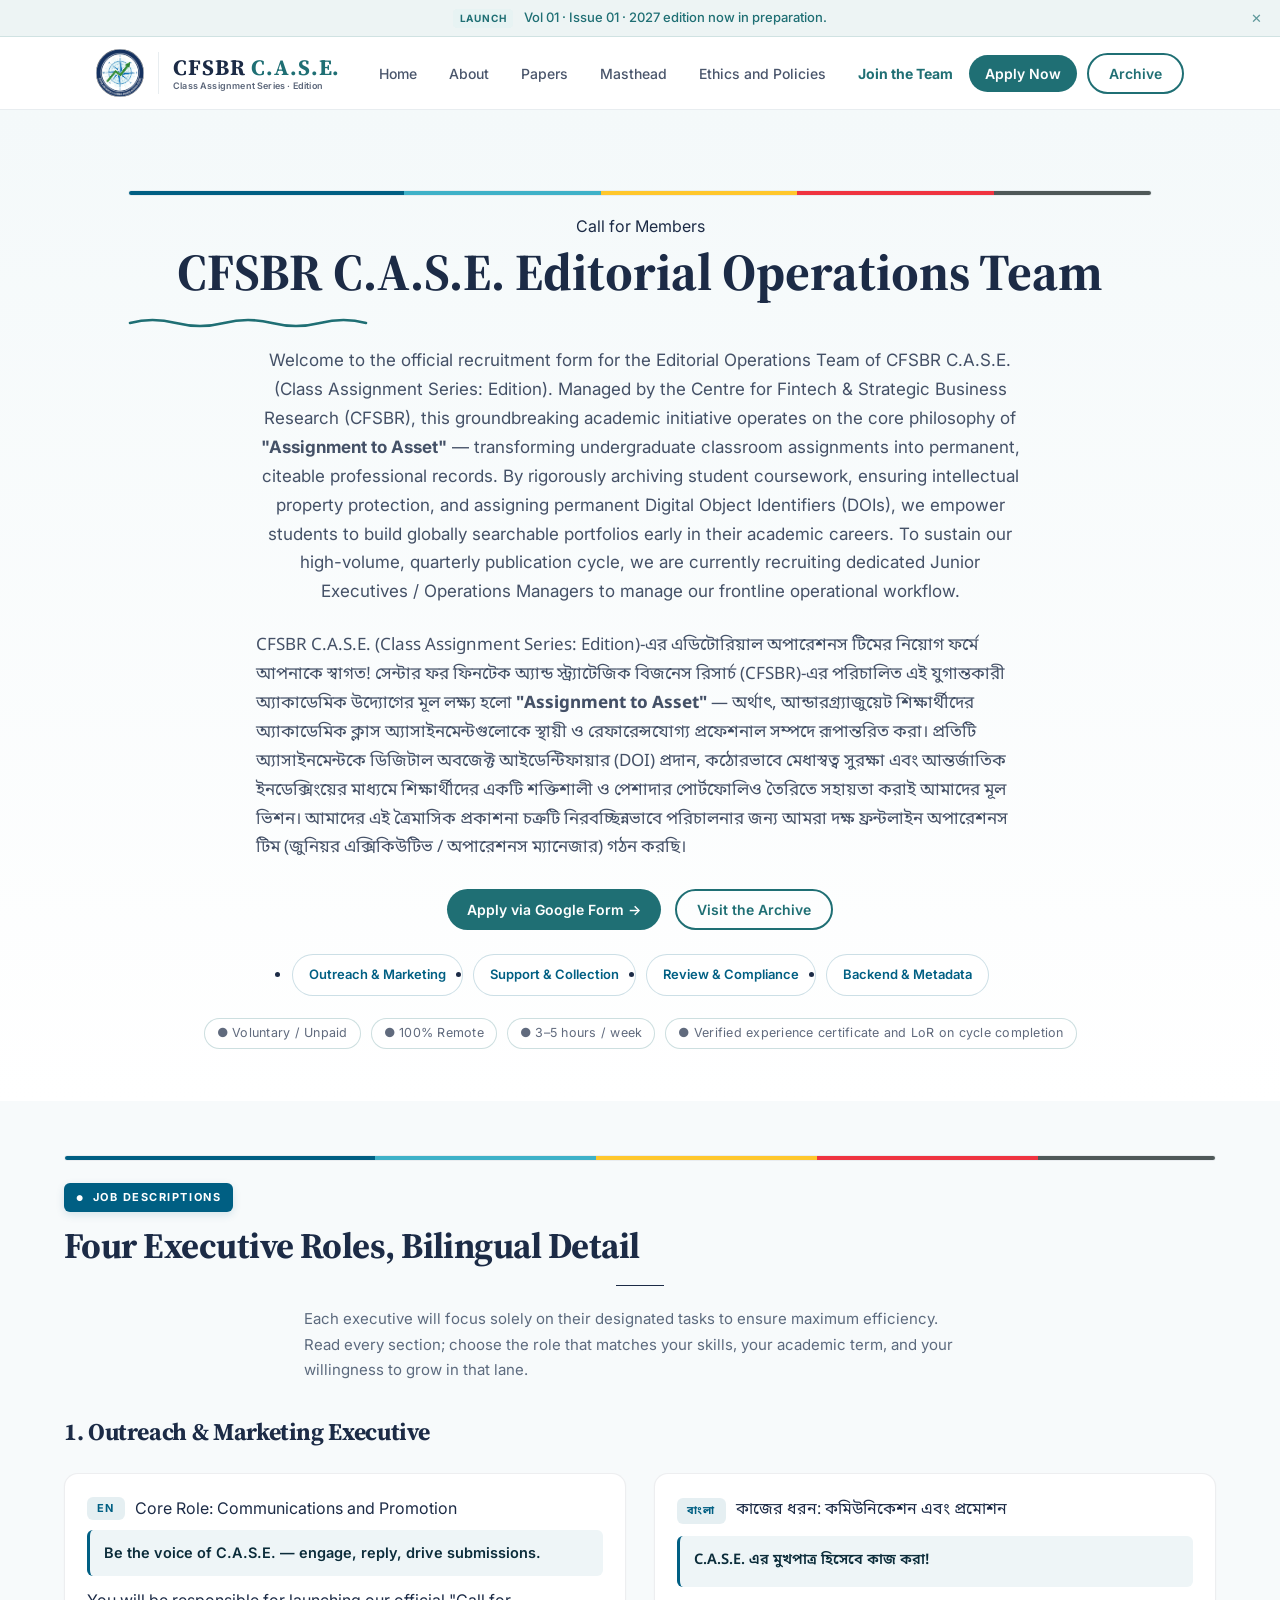
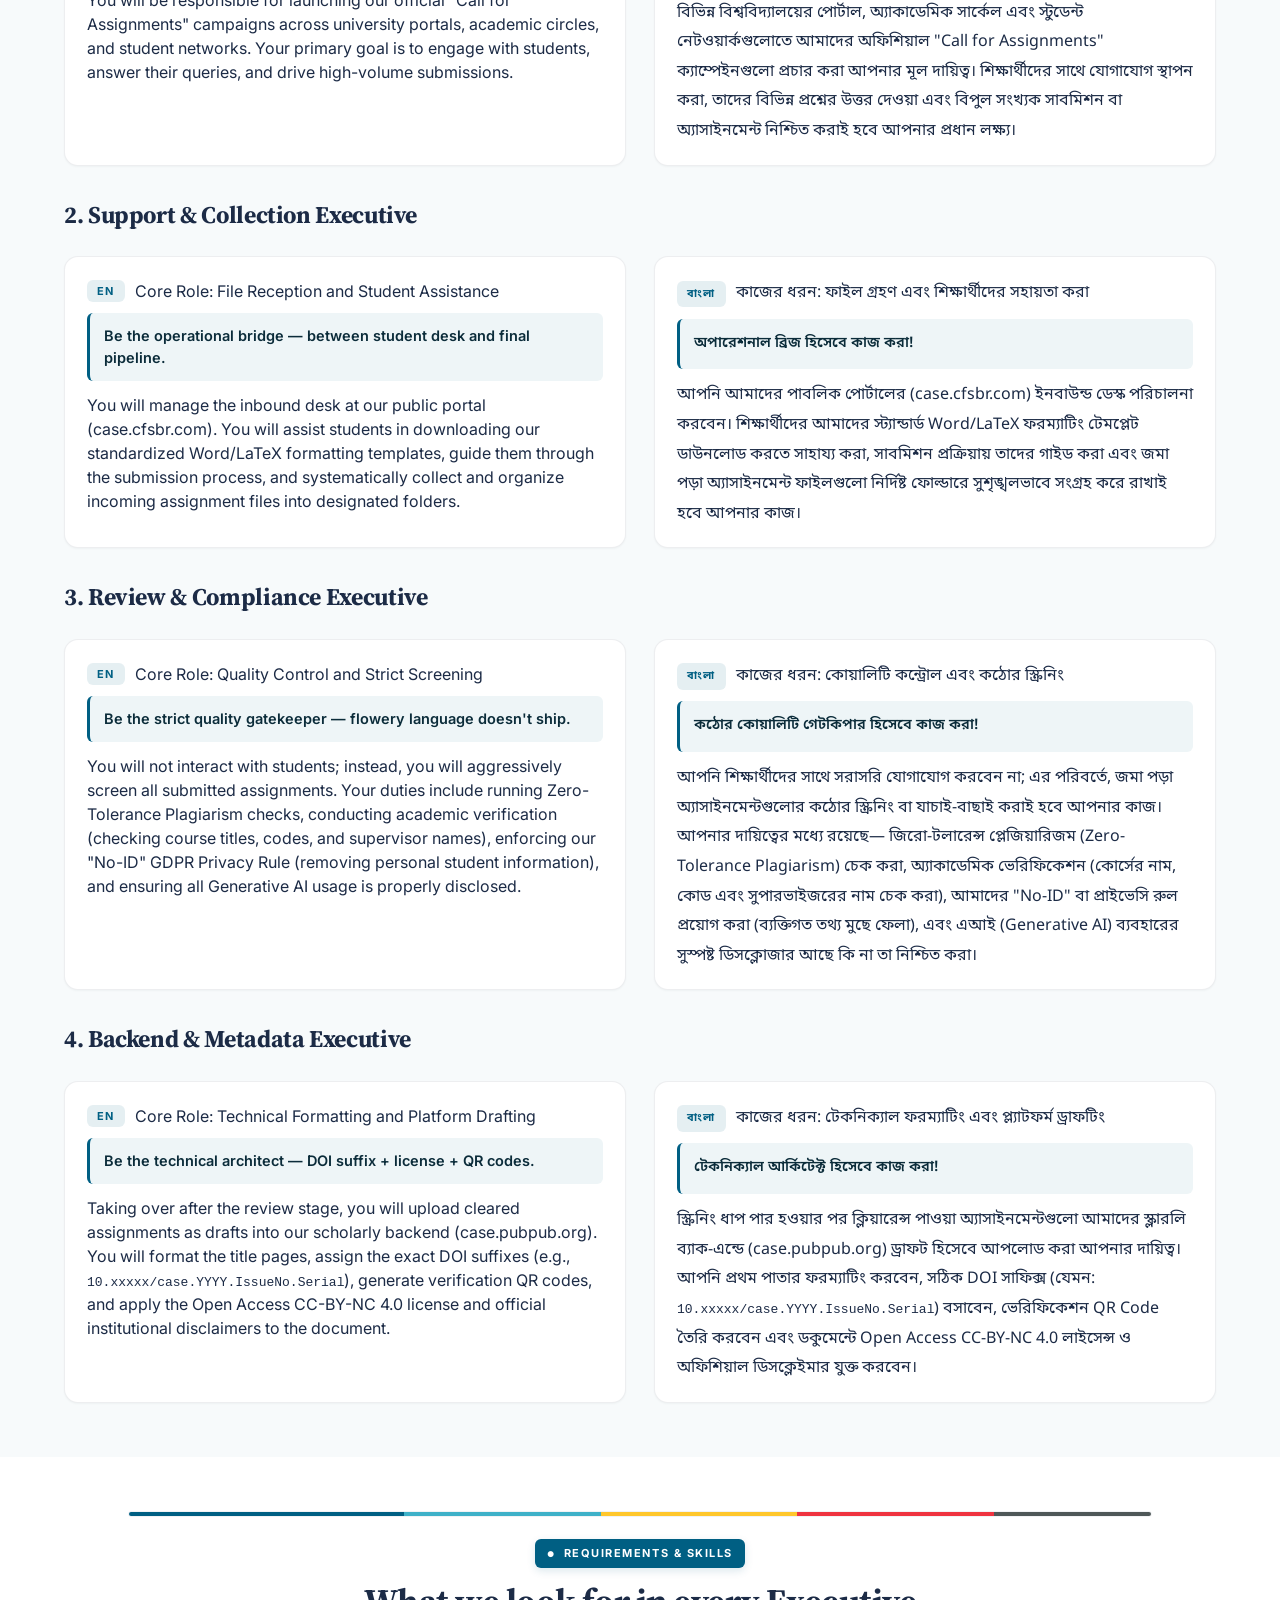
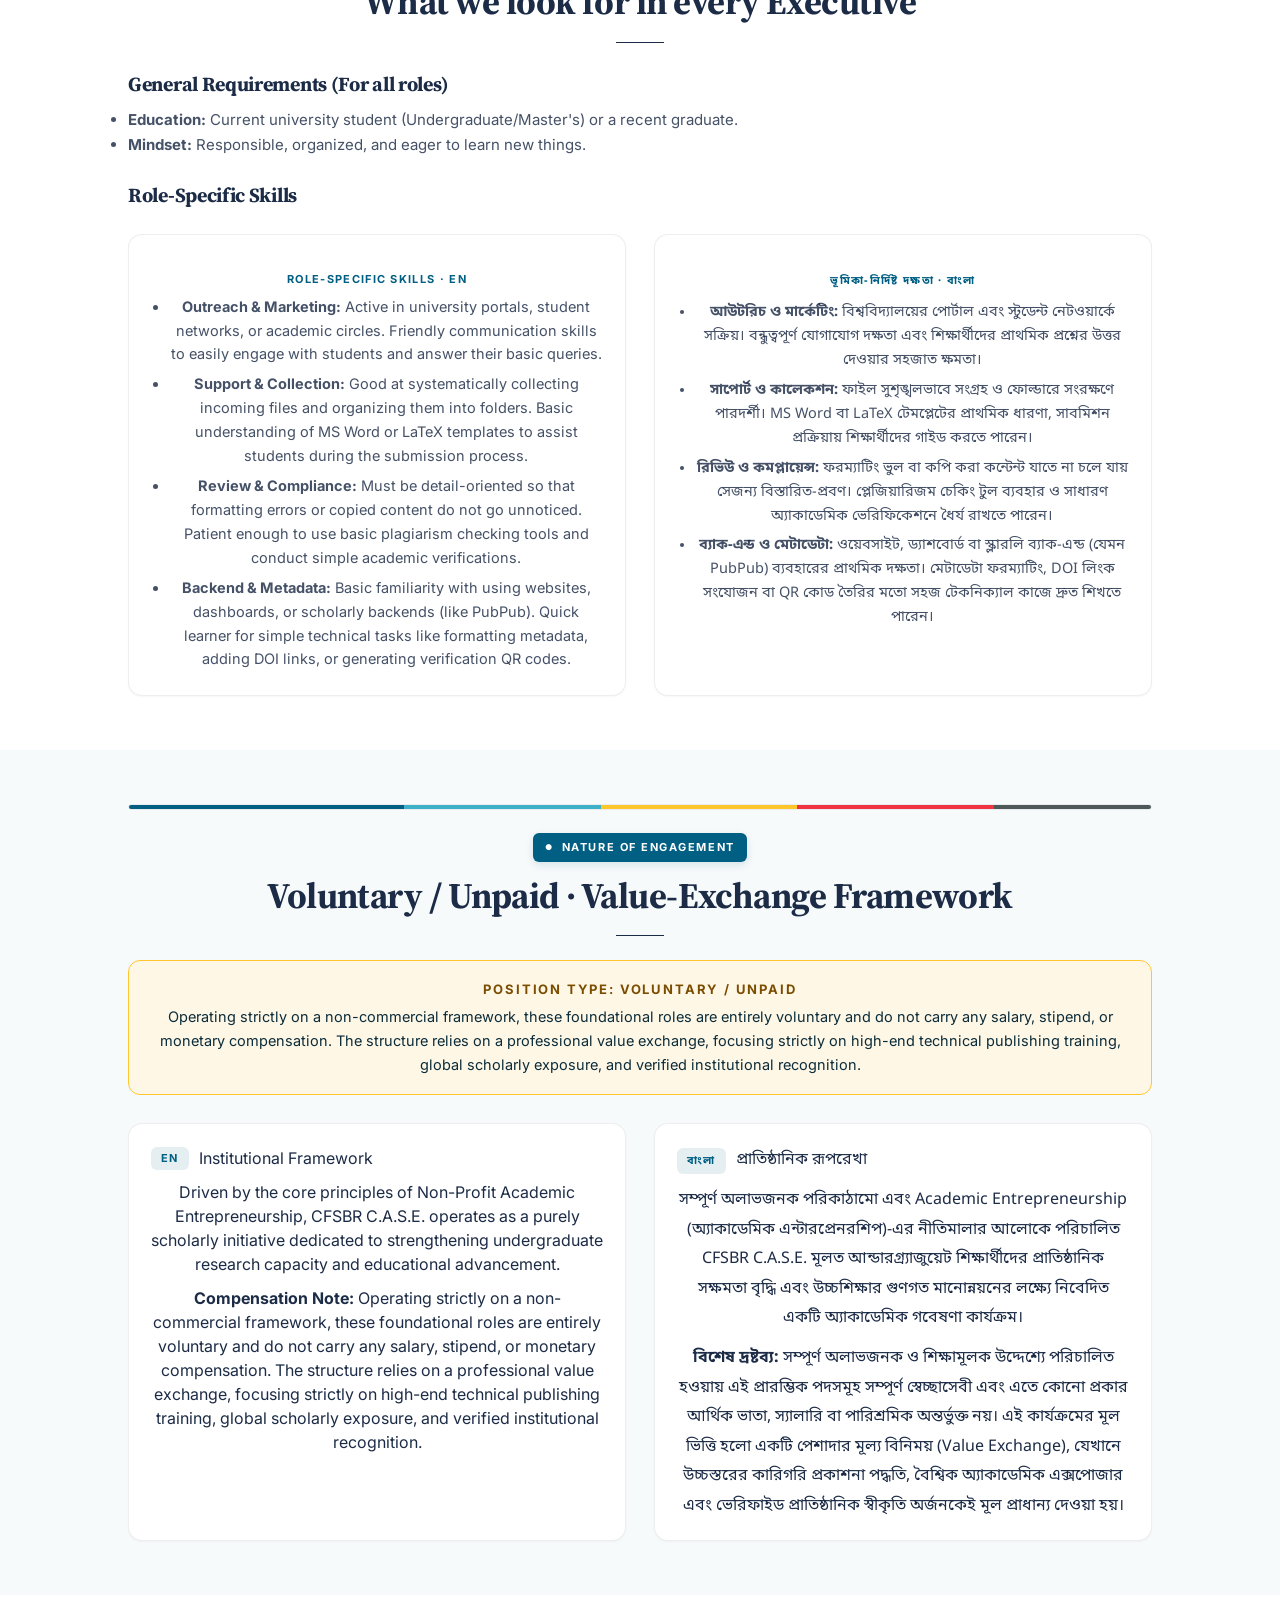
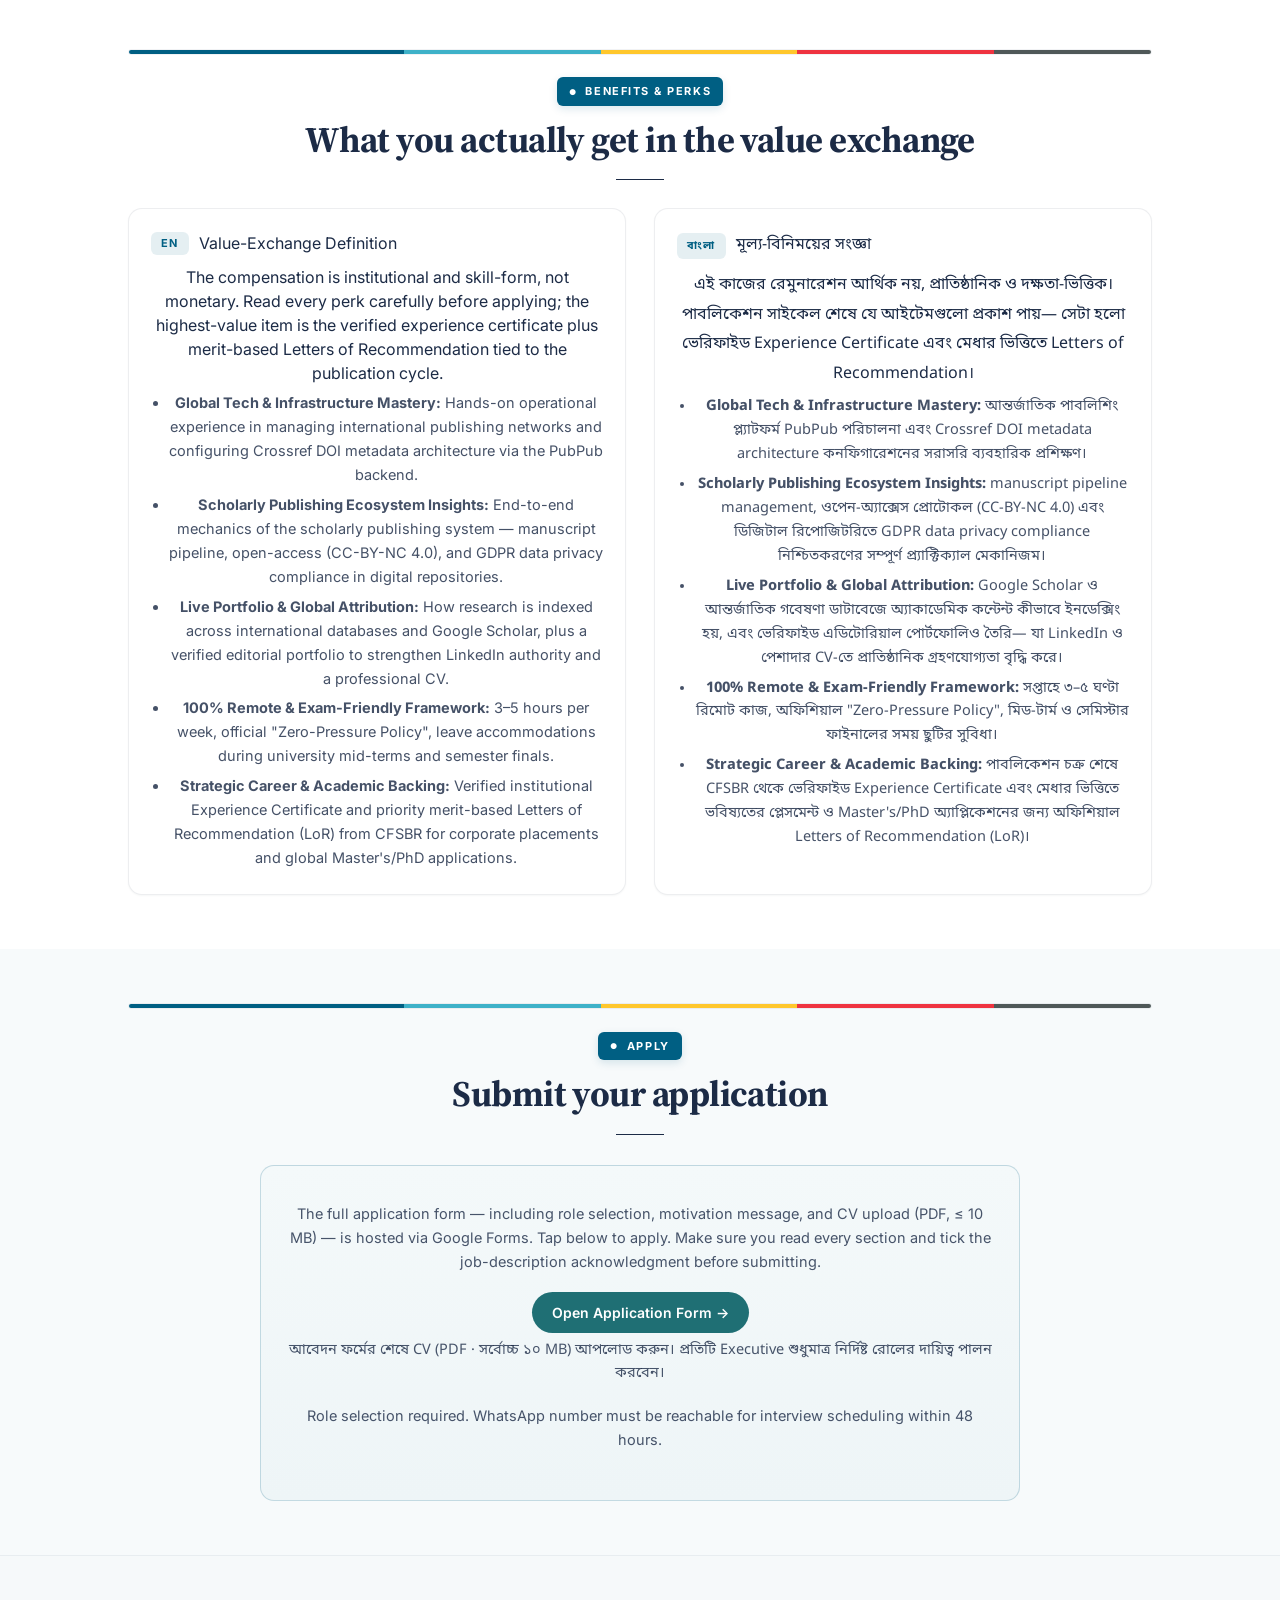
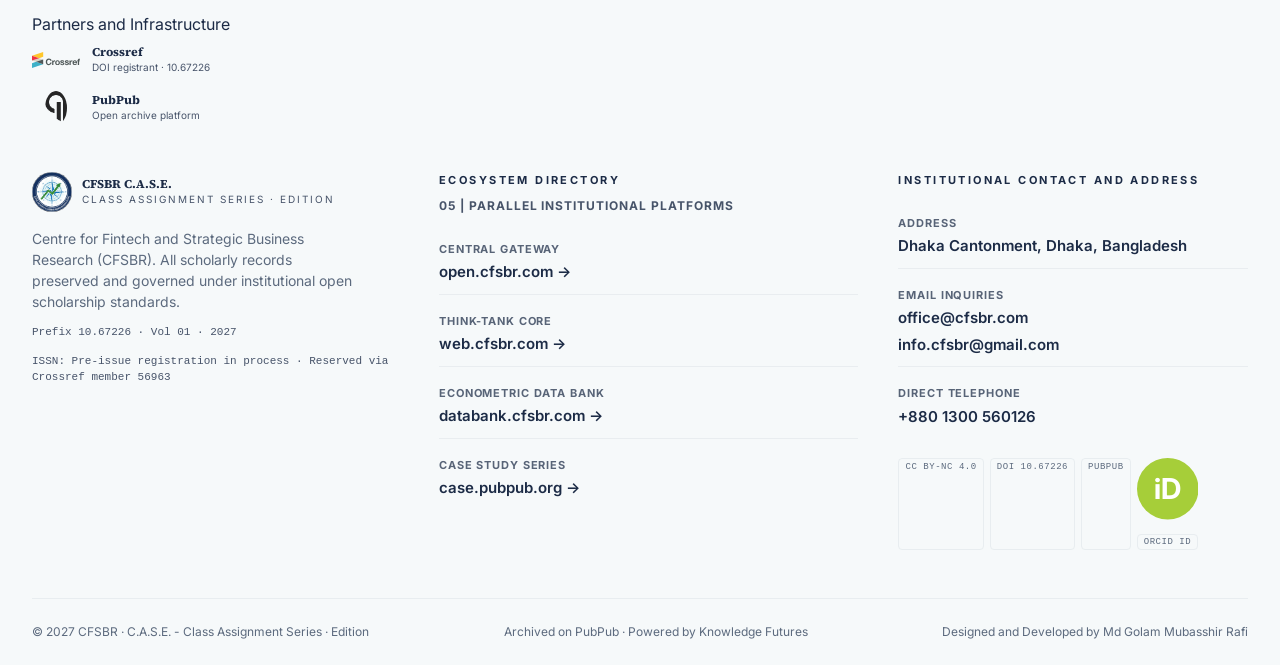
<file: jobs.html>
<!DOCTYPE html>
<html lang="en">
<head>
<meta charset="UTF-8">
<meta name="viewport" content="width=device-width, initial-scale=1.0">
<title>Join the Editorial Operations Team · CFSBR C.A.S.E.</title>
<meta name="description" content="CFSBR C.A.S.E. Editorial Operations Team recruitment: Outreach, Support &amp; Collection, Review &amp; Compliance, and Backend &amp; Metadata Executive roles. Voluntary / unpaid value-exchange framework.">
<link rel="icon" type="image/png" sizes="16x16" href="/assets/favicon-16.png?v=20260905">
<link rel="icon" type="image/png" sizes="32x32" href="/assets/favicon-32.png?v=20260905">
<link rel="icon" type="image/png" sizes="48x48" href="/assets/favicon-512.png?v=20260905">
<link rel="apple-touch-icon" sizes="180x180" href="/assets/apple-touch-icon.png?v=20260905">
<link rel="manifest" href="/assets/site.webmanifest?v=20260905">
<link rel="shortcut icon" href="/assets/favicon.ico?v=20260905">
<meta name="theme-color" content="#005f83" media="(prefers-color-scheme: light)">
<meta name="theme-color" content="#0b2c3a" media="(prefers-color-scheme: dark)">
<link rel="canonical" href="https://case-cfsbr.vercel.app/jobs.html">
<meta property="og:type" content="website">
<meta property="og:site_name" content="CFSBR C.A.S.E.">
<meta property="og:title" content="Join the CFSBR C.A.S.E. Editorial Operations Team">
<meta property="og:description" content="Four Executive roles open: Outreach, Support &amp; Collection, Review &amp; Compliance, Backend &amp; Metadata. Voluntary / unpaid value-exchange framework.">
<meta property="og:url" content="https://case-cfsbr.vercel.app/jobs.html">
<meta property="og:image" content="https://case-cfsbr.vercel.app/assets/cover-vol01.jpg">
<meta name="twitter:card" content="summary_large_image">
<meta name="twitter:title" content="Join the CFSBR C.A.S.E. Editorial Operations Team">
<meta name="twitter:description" content="Four Executive roles open: Outreach, Support &amp; Collection, Review &amp; Compliance, Backend &amp; Metadata. Voluntary / unpaid value-exchange framework.">
<meta name="twitter:image" content="https://case-cfsbr.vercel.app/assets/cover-vol01.jpg">
<link rel="preconnect" href="https://fonts.googleapis.com">
<link rel="preconnect" href="https://fonts.gstatic.com" crossorigin>
<link rel="preconnect" href="https://fonts.googleapis.com">
<link rel="preconnect" href="https://fonts.gstatic.com" crossorigin>
<link href="https://fonts.googleapis.com/css2?family=Source+Serif+4:opsz,wght@8..60,500;8..60,600;8..60,700;8..60,900&family=Inter:wght@400;600;700&family=Noto+Sans+Bengali:wght@400;500;600;700&display=swap" rel="stylesheet">
<link rel="stylesheet" href="style.css">
</head>
<body>
<style>
  .bn{font-family:"Noto Sans Bengali",system-ui,sans-serif;font-feature-settings:"kern" 1}
  .lang-mirror .en{font-family:Inter,"Source Serif 4",system-ui,sans-serif}
  .lang-mirror .bn{font-family:"Noto Sans Bengali",system-ui,sans-serif;line-height:1.85}
  /* Hero */
  .jobs-hero{padding:80px 24px 52px;background:linear-gradient(180deg,#f4f9fa 0%,#fff 100%)}
  .jobs-hero__shell{max-width:64rem;margin:0 auto}
  .jobs-hero h1{margin:6px 0 6px;font-family:"Source Serif 4",Georgia,serif;font-size:clamp(34px,4.4vw,52px);line-height:1.08;color:var(--foreground);font-weight:700}
  .jobs-hero h1 .lead{display:block;font-size:clamp(14px,1.4vw,18px);font-family:Inter,sans-serif;font-weight:600;letter-spacing:.16em;text-transform:uppercase;color:var(--primary);margin-bottom:8px}
  .jobs-hero .squig{margin-top:14px;display:block;width:240px;height:14px;color:var(--primary)}
  .jobs-hero__lede{max-width:48rem;margin:18px auto 26px;color:rgba(28,43,70,.82);font-size:17px;line-height:1.7}
  .jobs-hero__ctas{display:flex;flex-wrap:wrap;gap:14px;justify-content:center}
  .jobs-hero__meta{display:flex;flex-wrap:wrap;justify-content:center;gap:10px;margin-top:22px;font-family:Inter,sans-serif;font-size:12.5px;color:rgba(28,43,70,.7);letter-spacing:.02em}
  .jobs-hero__meta span{display:inline-flex;align-items:center;gap:6px;padding:5px 12px;border:1px solid rgba(31,111,116,.22);border-radius:999px;background:#fff}
  /* Section spacing override */
  .section.jobs-sec{padding:54px 24px}
  .section.jobs-sec.surface{background:#f7fafb}
  /* Pill list of roles at top */
  .role-pills{display:flex;flex-wrap:wrap;gap:10px;justify-content:center;margin:24px 0 0}
  .role-pill{display:inline-block;padding:10px 16px;background:#fff;border:1px solid rgba(0,95,131,.20);border-radius:999px;color:#005f83;font-size:13px;font-weight:600;text-decoration:none}
  .role-pill:hover{background:#eef5f7;border-color:#005f83}
  /* Two-column EN/BN mirror */
  .lang-mirror{display:grid;grid-template-columns:1fr 1fr;gap:28px;margin-top:28px}
  .lang-mirror .pane{background:#fff;border:1px solid rgba(28,43,70,.08);border-radius:14px;padding:22px 22px 18px;box-shadow:0 1px 2px rgba(11,44,58,.04)}
  .lang-mirror .pane .lang-head{display:flex;align-items:center;gap:10px;margin-bottom:10px}
  .lang-mirror .pane .lang-tag{display:inline-block;padding:3px 10px;background:rgba(0,95,131,.10);color:#005f83;font-size:11px;font-weight:700;letter-spacing:.12em;border-radius:6px}
  .lang-mirror h3{margin:0 0 8px;font-size:21px;color:#0b2c3a;font-weight:700}
  .lang-mirror .role-mission{margin:6px 0 12px;padding:12px 14px;background:#eef5f7;border-left:3px solid #005f83;border-radius:6px;color:#0b2c3a;font-weight:600;font-size:14.5px}
  .lang-mirror ul{padding-left:18px;margin:0}
  .lang-mirror li{margin:6px 0;font-size:14.5px;line-height:1.65;color:rgba(28,43,70,.82)}
  .lang-mirror .req-label{display:inline-block;margin-top:14px;font-size:11px;letter-spacing:.12em;text-transform:uppercase;font-weight:700;color:#005f83}
  /* Voluntary prominent notice */
  .voluntary-banner{margin:24px auto 0;max-width:64rem;padding:18px 22px;background:#fff7e6;border:1px solid #ffc72c;border-radius:12px;color:#0b2c3a;font-size:14.5px;line-height:1.65;text-align:center}
  .voluntary-banner strong{display:block;font-size:13px;letter-spacing:.14em;text-transform:uppercase;color:#7a4d00;margin-bottom:4px}
  /* Benefits grid */
  .benefit-grid{display:grid;grid-template-columns:repeat(2,1fr);gap:18px;margin-top:26px}
  .benefit-card{background:#fff;border:1px solid rgba(28,43,70,.10);border-radius:14px;padding:22px 20px}
  .benefit-card .bc-eyebrow{display:inline-block;padding:4px 10px;background:rgba(0,95,131,.10);color:#005f83;font-size:11px;font-weight:700;letter-spacing:.12em;border-radius:6px;margin-bottom:10px}
  .benefit-card h3{margin:0 0 8px;font-size:17px;color:#0b2c3a;font-weight:700}
  .benefit-card p{margin:0;font-size:14px;line-height:1.62;color:rgba(28,43,70,.82)}
  /* Apply card */
  .apply-card{margin:30px auto 0;max-width:760px;padding:30px 26px;border:1px solid rgba(0,95,131,.20);border-radius:14px;background:linear-gradient(180deg,#f4f9fa 0%,#eef5f7 100%);text-align:center}
  .apply-card p{margin:6px 0 18px;color:rgba(28,43,70,.80);font-size:14.5px;line-height:1.65}
  /* Form footer note */
  .form-fineprint{margin-top:10px;font-size:12.5px;color:rgba(28,43,70,.65)}
  /* Responsive */
  @media(max-width:760px){
    .lang-mirror{grid-template-columns:1fr}
    .benefit-grid{grid-template-columns:1fr}
  }
</style>

<!-- Prototype banner (mirror of index.html; same dismiss logic via script.js) -->
<div class="proto-banner" id="protoBanner">
  <span class="proto-tag">Launch</span>
  <span>Vol 01 · Issue 01 · 2027 edition now in preparation.</span>
  <button class="proto-close" id="protoClose" aria-label="Dismiss notice">✕</button>
</div>

<!-- Header (same contract as index.html; nav redefined for Jobs section) -->
<header class="header">
  <div class="header-inner">
    <a href="/" class="brand" aria-label="CFSBR · C.A.S.E. · Home">
      <span class="brand-logo"><img src="assets/cfsbr-seal.png" alt="CFSBR" title="Centre for Fintech and Strategic Business Research"></span>
      <span class="brand-sep" aria-hidden="true"></span>
      <span class="brand-word brand-stack"><span class="brand-main">CFSBR&nbsp;<em>C.A.S.E.</em></span><span class="brand-sub">Class Assignment Series · Edition</span></span>
    </a>
    <nav class="nav" id="mainNav">
      <a href="/">Home</a>
      <a href="/#about">About</a>
      <a href="/#papers">Papers</a>
      <a href="/#board">Masthead</a>
      <a href="/#ethics">Ethics and Policies</a>
      <a href="/jobs.html" aria-current="page" style="color:var(--primary);font-weight:700">Join the Team</a>
    </nav>
    <div class="header-actions">
      <a class="btn btn-solid btn-sm" href="https://forms.gle/c2s9MVGFn1KQAyNA7" target="_blank" rel="noopener">Apply Now</a>
      <a class="btn btn-outline btn-sm" href="https://case.pubpub.org/" target="_blank" rel="noopener">Archive</a>
      <button class="nav-toggle" id="navToggle" aria-label="Toggle navigation" aria-expanded="false"><span></span><span></span><span></span></button>
    </div>
  </div>
</header>

<main id="top">

  <!-- Hero -->
  <section class="jobs-hero">
    <div class="jobs-hero__shell center-head">
      <div class="ribbon-bar" aria-hidden="true" style="margin-bottom:18px"><span class="rb-c1"></span><span class="rb-c2"></span><span class="rb-c3"></span><span class="rb-c4"></span><span class="rb-c5"></span></div>
      <span class="lead">Call for Members</span>
      <h1>CFSBR C.A.S.E. Editorial Operations Team</h1>
      <svg class="squig" viewBox="0 0 240 14" preserveAspectRatio="none" aria-hidden="true" focusable="false"><path d="M2 9 Q 24 3 48 9 T 96 9 T 144 9 T 192 9 T 238 9" fill="none" stroke="currentColor" stroke-width="2.6" stroke-linecap="round" stroke-linejoin="round" vector-effect="non-scaling-stroke"/></svg>
      <p class="jobs-hero__lede">Welcome to the official recruitment form for the Editorial Operations Team of CFSBR C.A.S.E. (Class Assignment Series: Edition). Managed by the Centre for Fintech &amp; Strategic Business Research (CFSBR), this groundbreaking academic initiative operates on the core philosophy of <strong>"Assignment to Asset"</strong> — transforming undergraduate classroom assignments into permanent, citeable professional records. By rigorously archiving student coursework, ensuring intellectual property protection, and assigning permanent Digital Object Identifiers (DOIs), we empower students to build globally searchable portfolios early in their academic careers. To sustain our high-volume, quarterly publication cycle, we are currently recruiting dedicated Junior Executives / Operations Managers to manage our frontline operational workflow.</p>
      <p class="jobs-hero__lede bn" style="text-align:left">CFSBR C.A.S.E. (Class Assignment Series: Edition)-এর এডিটোরিয়াল অপারেশনস টিমের নিয়োগ ফর্মে আপনাকে স্বাগত! সেন্টার ফর ফিনটেক অ্যান্ড স্ট্র্যাটেজিক বিজনেস রিসার্চ (CFSBR)-এর পরিচালিত এই যুগান্তকারী অ্যাকাডেমিক উদ্যোগের মূল লক্ষ্য হলো <strong>"Assignment to Asset"</strong> — অর্থাৎ, আন্ডারগ্র্যাজুয়েট শিক্ষার্থীদের অ্যাকাডেমিক ক্লাস অ্যাসাইনমেন্টগুলোকে স্থায়ী ও রেফারেন্সযোগ্য প্রফেশনাল সম্পদে রূপান্তরিত করা। প্রতিটি অ্যাসাইনমেন্টকে ডিজিটাল অবজেক্ট আইডেন্টিফায়ার (DOI) প্রদান, কঠোরভাবে মেধাস্বত্ব সুরক্ষা এবং আন্তর্জাতিক ইনডেক্সিংয়ের মাধ্যমে শিক্ষার্থীদের একটি শক্তিশালী ও পেশাদার পোর্টফোলিও তৈরিতে সহায়তা করাই আমাদের মূল ভিশন। আমাদের এই ত্রৈমাসিক প্রকাশনা চক্রটি নিরবচ্ছিন্নভাবে পরিচালনার জন্য আমরা দক্ষ ফ্রন্টলাইন অপারেশনস টিম (জুনিয়র এক্সিকিউটিভ / অপারেশনস ম্যানেজার) গঠন করছি।</p>
      <div class="jobs-hero__ctas">
        <a class="btn btn-solid" href="https://forms.gle/c2s9MVGFn1KQAyNA7" target="_blank" rel="noopener">Apply via Google Form →</a>
        <a class="btn btn-outline" href="https://case.pubpub.org/" target="_blank" rel="noopener">Visit the Archive</a>
      </div>
      <ul class="role-pills">
        <li><a class="role-pill" href="#role-outreach">Outreach &amp; Marketing</a></li>
        <li><a class="role-pill" href="#role-support">Support &amp; Collection</a></li>
        <li><a class="role-pill" href="#role-review">Review &amp; Compliance</a></li>
        <li><a class="role-pill" href="#role-backend">Backend &amp; Metadata</a></li>
      </ul>
      <p class="jobs-hero__meta">
        <span>● Voluntary / Unpaid</span>
        <span>● 100% Remote</span>
        <span>● 3–5 hours / week</span>
        <span>● Verified experience certificate and LoR on cycle completion</span>
      </p>
    </div>
  </section>

  <!-- Roles deep-dive: EN/BN mirror per role -->
  <section class="section surface jobs-sec" id="roles">
    <div class="wide">
      <div class="ribbon-bar" aria-hidden="true"><span class="rb-c1"></span><span class="rb-c2"></span><span class="rb-c3"></span><span class="rb-c4"></span><span class="rb-c5"></span></div>
      <p class="eyebrow eyebrow-pill"><span style="font-size:8px">●</span>Job Descriptions</p>
      <h2 class="h2">Four Executive Roles, Bilingual Detail</h2>
      <div class="headrule"></div>
      <p class="lede">Each executive will focus solely on their designated tasks to ensure maximum efficiency. Read every section; choose the role that matches your skills, your academic term, and your willingness to grow in that lane.</p>

      <!-- Role 1 -->
      <article id="role-outreach">
        <h3 class="h2" style="font-size:24px;margin-top:36px">1. Outreach &amp; Marketing Executive</h3>
        <div class="lang-mirror">
          <div class="pane en">
            <div class="lang-head"><span class="lang-tag">EN</span><span>Core Role: Communications and Promotion</span></div>
            <p class="role-mission">Be the voice of C.A.S.E. — engage, reply, drive submissions.</p>
            <p>You will be responsible for launching our official "Call for Assignments" campaigns across university portals, academic circles, and student networks. Your primary goal is to engage with students, answer their queries, and drive high-volume submissions.</p>
          </div>
          <div class="pane bn">
            <div class="lang-head"><span class="lang-tag">বাংলা</span><span>কাজের ধরন: কমিউনিকেশন এবং প্রমোশন</span></div>
            <p class="role-mission">C.A.S.E. এর মুখপাত্র হিসেবে কাজ করা!</p>
            <p>বিভিন্ন বিশ্ববিদ্যালয়ের পোর্টাল, অ্যাকাডেমিক সার্কেল এবং স্টুডেন্ট নেটওয়ার্কগুলোতে আমাদের অফিশিয়াল "Call for Assignments" ক্যাম্পেইনগুলো প্রচার করা আপনার মূল দায়িত্ব। শিক্ষার্থীদের সাথে যোগাযোগ স্থাপন করা, তাদের বিভিন্ন প্রশ্নের উত্তর দেওয়া এবং বিপুল সংখ্যক সাবমিশন বা অ্যাসাইনমেন্ট নিশ্চিত করাই হবে আপনার প্রধান লক্ষ্য।</p>
          </div>
        </div>
      </article>

      <!-- Role 2 -->
      <article id="role-support">
        <h3 class="h2" style="font-size:24px;margin-top:36px">2. Support &amp; Collection Executive</h3>
        <div class="lang-mirror">
          <div class="pane en">
            <div class="lang-head"><span class="lang-tag">EN</span><span>Core Role: File Reception and Student Assistance</span></div>
            <p class="role-mission">Be the operational bridge — between student desk and final pipeline.</p>
            <p>You will manage the inbound desk at our public portal (case.cfsbr.com). You will assist students in downloading our standardized Word/LaTeX formatting templates, guide them through the submission process, and systematically collect and organize incoming assignment files into designated folders.</p>
          </div>
          <div class="pane bn">
            <div class="lang-head"><span class="lang-tag">বাংলা</span><span>কাজের ধরন: ফাইল গ্রহণ এবং শিক্ষার্থীদের সহায়তা করা</span></div>
            <p class="role-mission">অপারেশনাল ব্রিজ হিসেবে কাজ করা!</p>
            <p>আপনি আমাদের পাবলিক পোর্টালের (case.cfsbr.com) ইনবাউন্ড ডেস্ক পরিচালনা করবেন। শিক্ষার্থীদের আমাদের স্ট্যান্ডার্ড Word/LaTeX ফরম্যাটিং টেমপ্লেট ডাউনলোড করতে সাহায্য করা, সাবমিশন প্রক্রিয়ায় তাদের গাইড করা এবং জমা পড়া অ্যাসাইনমেন্ট ফাইলগুলো নির্দিষ্ট ফোল্ডারে সুশৃঙ্খলভাবে সংগ্রহ করে রাখাই হবে আপনার কাজ।</p>
          </div>
        </div>
      </article>

      <!-- Role 3 -->
      <article id="role-review">
        <h3 class="h2" style="font-size:24px;margin-top:36px">3. Review &amp; Compliance Executive</h3>
        <div class="lang-mirror">
          <div class="pane en">
            <div class="lang-head"><span class="lang-tag">EN</span><span>Core Role: Quality Control and Strict Screening</span></div>
            <p class="role-mission">Be the strict quality gatekeeper — flowery language doesn't ship.</p>
            <p>You will not interact with students; instead, you will aggressively screen all submitted assignments. Your duties include running Zero-Tolerance Plagiarism checks, conducting academic verification (checking course titles, codes, and supervisor names), enforcing our "No-ID" GDPR Privacy Rule (removing personal student information), and ensuring all Generative AI usage is properly disclosed.</p>
          </div>
          <div class="pane bn">
            <div class="lang-head"><span class="lang-tag">বাংলা</span><span>কাজের ধরন: কোয়ালিটি কন্ট্রোল এবং কঠোর স্ক্রিনিং</span></div>
            <p class="role-mission">কঠোর কোয়ালিটি গেটকিপার হিসেবে কাজ করা!</p>
            <p>আপনি শিক্ষার্থীদের সাথে সরাসরি যোগাযোগ করবেন না; এর পরিবর্তে, জমা পড়া অ্যাসাইনমেন্টগুলোর কঠোর স্ক্রিনিং বা যাচাই-বাছাই করাই হবে আপনার কাজ। আপনার দায়িত্বের মধ্যে রয়েছে— জিরো-টলারেন্স প্লেজিয়ারিজম (Zero-Tolerance Plagiarism) চেক করা, অ্যাকাডেমিক ভেরিফিকেশন (কোর্সের নাম, কোড এবং সুপারভাইজরের নাম চেক করা), আমাদের "No-ID" বা প্রাইভেসি রুল প্রয়োগ করা (ব্যক্তিগত তথ্য মুছে ফেলা), এবং এআই (Generative AI) ব্যবহারের সুস্পষ্ট ডিসক্লোজার আছে কি না তা নিশ্চিত করা।</p>
          </div>
        </div>
      </article>

      <!-- Role 4 -->
      <article id="role-backend">
        <h3 class="h2" style="font-size:24px;margin-top:36px">4. Backend &amp; Metadata Executive</h3>
        <div class="lang-mirror">
          <div class="pane en">
            <div class="lang-head"><span class="lang-tag">EN</span><span>Core Role: Technical Formatting and Platform Drafting</span></div>
            <p class="role-mission">Be the technical architect — DOI suffix + license + QR codes.</p>
            <p>Taking over after the review stage, you will upload cleared assignments as drafts into our scholarly backend (case.pubpub.org). You will format the title pages, assign the exact DOI suffixes (e.g., <code>10.xxxxx/case.YYYY.IssueNo.Serial</code>), generate verification QR codes, and apply the Open Access CC-BY-NC 4.0 license and official institutional disclaimers to the document.</p>
          </div>
          <div class="pane bn">
            <div class="lang-head"><span class="lang-tag">বাংলা</span><span>কাজের ধরন: টেকনিক্যাল ফরম্যাটিং এবং প্ল্যাটফর্ম ড্রাফটিং</span></div>
            <p class="role-mission">টেকনিক্যাল আর্কিটেক্ট হিসেবে কাজ করা!</p>
            <p>স্ক্রিনিং ধাপ পার হওয়ার পর ক্লিয়ারেন্স পাওয়া অ্যাসাইনমেন্টগুলো আমাদের স্কলারলি ব্যাক-এন্ডে (case.pubpub.org) ড্রাফট হিসেবে আপলোড করা আপনার দায়িত্ব। আপনি প্রথম পাতার ফরম্যাটিং করবেন, সঠিক DOI সাফিক্স (যেমন: <code>10.xxxxx/case.YYYY.IssueNo.Serial</code>) বসাবেন, ভেরিফিকেশন QR Code তৈরি করবেন এবং ডকুমেন্টে Open Access CC-BY-NC 4.0 লাইসেন্স ও অফিশিয়াল ডিসক্লেইমার যুক্ত করবেন।</p>
          </div>
        </div>
      </article>
    </div>
  </section>

  <!-- Requirements & Skills -->
  <section class="section jobs-sec" id="requirements">
    <div class="narrow-5 center-head">
      <div class="ribbon-bar" aria-hidden="true"><span class="rb-c1"></span><span class="rb-c2"></span><span class="rb-c3"></span><span class="rb-c4"></span><span class="rb-c5"></span></div>
      <p class="eyebrow eyebrow-pill"><span style="font-size:8px">●</span>Requirements &amp; Skills</p>
      <h2 class="h2">What we look for in every Executive</h2>
      <div class="headrule"></div>

      <h3 class="h2" style="font-size:20px;margin:30px 0 12px;text-align:left">General Requirements (For all roles)</h3>
      <ul style="text-align:left;font-size:15px;line-height:1.7;color:rgba(28,43,70,.82)">
        <li><strong>Education:</strong> Current university student (Undergraduate/Master's) or a recent graduate.</li>
        <li><strong>Mindset:</strong> Responsible, organized, and eager to learn new things.</li>
      </ul>

      <h3 class="h2" style="font-size:20px;margin:26px 0 12px;text-align:left">Role-Specific Skills</h3>
      <div class="lang-mirror">
        <div class="pane en">
          <span class="req-label">Role-Specific Skills · EN</span>
          <ul>
            <li><strong>Outreach &amp; Marketing:</strong> Active in university portals, student networks, or academic circles. Friendly communication skills to easily engage with students and answer their basic queries.</li>
            <li><strong>Support &amp; Collection:</strong> Good at systematically collecting incoming files and organizing them into folders. Basic understanding of MS Word or LaTeX templates to assist students during the submission process.</li>
            <li><strong>Review &amp; Compliance:</strong> Must be detail-oriented so that formatting errors or copied content do not go unnoticed. Patient enough to use basic plagiarism checking tools and conduct simple academic verifications.</li>
            <li><strong>Backend &amp; Metadata:</strong> Basic familiarity with using websites, dashboards, or scholarly backends (like PubPub). Quick learner for simple technical tasks like formatting metadata, adding DOI links, or generating verification QR codes.</li>
          </ul>
        </div>
        <div class="pane bn">
          <span class="req-label">ভূমিকা-নির্দিষ্ট দক্ষতা · বাংলা</span>
          <ul>
            <li><strong>আউটরিচ ও মার্কেটিং:</strong> বিশ্ববিদ্যালয়ের পোর্টাল এবং স্টুডেন্ট নেটওয়ার্কে সক্রিয়। বন্ধুত্বপূর্ণ যোগাযোগ দক্ষতা এবং শিক্ষার্থীদের প্রাথমিক প্রশ্নের উত্তর দেওয়ার সহজাত ক্ষমতা।</li>
            <li><strong>সাপোর্ট ও কালেকশন:</strong> ফাইল সুশৃঙ্খলভাবে সংগ্রহ ও ফোল্ডারে সংরক্ষণে পারদর্শী। MS Word বা LaTeX টেমপ্লেটের প্রাথমিক ধারণা, সাবমিশন প্রক্রিয়ায় শিক্ষার্থীদের গাইড করতে পারেন।</li>
            <li><strong>রিভিউ ও কমপ্লায়েন্স:</strong> ফরম্যাটিং ভুল বা কপি করা কন্টেন্ট যাতে না চলে যায় সেজন্য বিস্তারিত-প্রবণ। প্লেজিয়ারিজম চেকিং টুল ব্যবহার ও সাধারণ অ্যাকাডেমিক ভেরিফিকেশনে ধৈর্য রাখতে পারেন।</li>
            <li><strong>ব্যাক-এন্ড ও মেটাডেটা:</strong> ওয়েবসাইট, ড্যাশবোর্ড বা স্কলারলি ব্যাক-এন্ড (যেমন PubPub) ব্যবহারের প্রাথমিক দক্ষতা। মেটাডেটা ফরম্যাটিং, DOI লিংক সংযোজন বা QR কোড তৈরির মতো সহজ টেকনিক্যাল কাজে দ্রুত শিখতে পারেন।</li>
          </ul>
        </div>
      </div>
    </div>
  </section>

  <!-- Voluntary disclosure (must remain on page) -->
  <section class="section surface jobs-sec">
    <div class="narrow-5 center-head">
      <div class="ribbon-bar" aria-hidden="true"><span class="rb-c1"></span><span class="rb-c2"></span><span class="rb-c3"></span><span class="rb-c4"></span><span class="rb-c5"></span></div>
      <p class="eyebrow eyebrow-pill"><span style="font-size:8px">●</span>Nature of Engagement</p>
      <h2 class="h2">Voluntary / Unpaid · Value-Exchange Framework</h2>
      <div class="headrule"></div>

      <div class="voluntary-banner">
        <strong>Position Type: Voluntary / Unpaid</strong>
        Operating strictly on a non-commercial framework, these foundational roles are entirely voluntary and do not carry any salary, stipend, or monetary compensation. The structure relies on a professional value exchange, focusing strictly on high-end technical publishing training, global scholarly exposure, and verified institutional recognition.
      </div>

      <div class="lang-mirror">
        <div class="pane en">
          <div class="lang-head"><span class="lang-tag">EN</span><span>Institutional Framework</span></div>
          <p>Driven by the core principles of Non-Profit Academic Entrepreneurship, CFSBR C.A.S.E. operates as a purely scholarly initiative dedicated to strengthening undergraduate research capacity and educational advancement.</p>
          <p style="margin-top:10px"><strong>Compensation Note:</strong> Operating strictly on a non-commercial framework, these foundational roles are entirely voluntary and do not carry any salary, stipend, or monetary compensation. The structure relies on a professional value exchange, focusing strictly on high-end technical publishing training, global scholarly exposure, and verified institutional recognition.</p>
        </div>
        <div class="pane bn">
          <div class="lang-head"><span class="lang-tag">বাংলা</span><span>প্রাতিষ্ঠানিক রূপরেখা</span></div>
          <p>সম্পূর্ণ অলাভজনক পরিকাঠামো এবং Academic Entrepreneurship (অ্যাকাডেমিক এন্টারপ্রেনরশিপ)-এর নীতিমালার আলোকে পরিচালিত CFSBR C.A.S.E. মূলত আন্ডারগ্র্যাজুয়েট শিক্ষার্থীদের প্রাতিষ্ঠানিক সক্ষমতা বৃদ্ধি এবং উচ্চশিক্ষার গুণগত মানোন্নয়নের লক্ষ্যে নিবেদিত একটি অ্যাকাডেমিক গবেষণা কার্যক্রম।</p>
          <p style="margin-top:10px"><strong>বিশেষ দ্রষ্টব্য:</strong> সম্পূর্ণ অলাভজনক ও শিক্ষামূলক উদ্দেশ্যে পরিচালিত হওয়ায় এই প্রারম্ভিক পদসমূহ সম্পূর্ণ স্বেচ্ছাসেবী এবং এতে কোনো প্রকার আর্থিক ভাতা, স্যালারি বা পারিশ্রমিক অন্তর্ভুক্ত নয়। এই কার্যক্রমের মূল ভিত্তি হলো একটি পেশাদার মূল্য বিনিময় (Value Exchange), যেখানে উচ্চস্তরের কারিগরি প্রকাশনা পদ্ধতি, বৈশ্বিক অ্যাকাডেমিক এক্সপোজার এবং ভেরিফাইড প্রাতিষ্ঠানিক স্বীকৃতি অর্জনকেই মূল প্রাধান্য দেওয়া হয়।</p>
        </div>
      </div>
    </div>
  </section>

  <!-- Benefits & Perks -->
  <section class="section jobs-sec" id="benefits">
    <div class="narrow-5 center-head">
      <div class="ribbon-bar" aria-hidden="true"><span class="rb-c1"></span><span class="rb-c2"></span><span class="rb-c3"></span><span class="rb-c4"></span><span class="rb-c5"></span></div>
      <p class="eyebrow eyebrow-pill"><span style="font-size:8px">●</span>Benefits &amp; Perks</p>
      <h2 class="h2">What you actually get in the value exchange</h2>
      <div class="headrule"></div>

      <div class="lang-mirror">
        <div class="pane en">
          <div class="lang-head"><span class="lang-tag">EN</span><span>Value-Exchange Definition</span></div>
          <p>The compensation is institutional and skill-form, not monetary. Read every perk carefully before applying; the highest-value item is the verified experience certificate plus merit-based Letters of Recommendation tied to the publication cycle.</p>
          <ul>
            <li><strong>Global Tech &amp; Infrastructure Mastery:</strong> Hands-on operational experience in managing international publishing networks and configuring Crossref DOI metadata architecture via the PubPub backend.</li>
            <li><strong>Scholarly Publishing Ecosystem Insights:</strong> End-to-end mechanics of the scholarly publishing system — manuscript pipeline, open-access (CC-BY-NC 4.0), and GDPR data privacy compliance in digital repositories.</li>
            <li><strong>Live Portfolio &amp; Global Attribution:</strong> How research is indexed across international databases and Google Scholar, plus a verified editorial portfolio to strengthen LinkedIn authority and a professional CV.</li>
            <li><strong>100% Remote &amp; Exam-Friendly Framework:</strong> 3–5 hours per week, official "Zero-Pressure Policy", leave accommodations during university mid-terms and semester finals.</li>
            <li><strong>Strategic Career &amp; Academic Backing:</strong> Verified institutional Experience Certificate and priority merit-based Letters of Recommendation (LoR) from CFSBR for corporate placements and global Master's/PhD applications.</li>
          </ul>
        </div>
        <div class="pane bn">
          <div class="lang-head"><span class="lang-tag">বাংলা</span><span>মূল্য-বিনিময়ের সংজ্ঞা</span></div>
          <p>এই কাজের রেমুনারেশন আর্থিক নয়, প্রাতিষ্ঠানিক ও দক্ষতা-ভিত্তিক। পাবলিকেশন সাইকেল শেষে যে আইটেমগুলো প্রকাশ পায়— সেটা হলো ভেরিফাইড Experience Certificate এবং মেধার ভিত্তিতে Letters of Recommendation।</p>
          <ul>
            <li><strong>Global Tech &amp; Infrastructure Mastery:</strong> আন্তর্জাতিক পাবলিশিং প্ল্যাটফর্ম PubPub পরিচালনা এবং Crossref DOI metadata architecture কনফিগারেশনের সরাসরি ব্যবহারিক প্রশিক্ষণ।</li>
            <li><strong>Scholarly Publishing Ecosystem Insights:</strong> manuscript pipeline management, ওপেন-অ্যাক্সেস প্রোটোকল (CC-BY-NC 4.0) এবং ডিজিটাল রিপোজিটরিতে GDPR data privacy compliance নিশ্চিতকরণের সম্পূর্ণ প্র্যাক্টিক্যাল মেকানিজম।</li>
            <li><strong>Live Portfolio &amp; Global Attribution:</strong> Google Scholar ও আন্তর্জাতিক গবেষণা ডাটাবেজে অ্যাকাডেমিক কন্টেন্ট কীভাবে ইনডেক্সিং হয়, এবং ভেরিফাইড এডিটোরিয়াল পোর্টফোলিও তৈরি— যা LinkedIn ও পেশাদার CV-তে প্রাতিষ্ঠানিক গ্রহণযোগ্যতা বৃদ্ধি করে।</li>
            <li><strong>100% Remote &amp; Exam-Friendly Framework:</strong> সপ্তাহে ৩–৫ ঘণ্টা রিমোট কাজ, অফিশিয়াল "Zero-Pressure Policy", মিড-টার্ম ও সেমিস্টার ফাইনালের সময় ছুটির সুবিধা।</li>
            <li><strong>Strategic Career &amp; Academic Backing:</strong> পাবলিকেশন চক্র শেষে CFSBR থেকে ভেরিফাইড Experience Certificate এবং মেধার ভিত্তিতে ভবিষ্যতের প্লেসমেন্ট ও Master's/PhD অ্যাপ্লিকেশনের জন্য অফিশিয়াল Letters of Recommendation (LoR)।</li>
          </ul>
        </div>
      </div>
    </div>
  </section>

  <!-- Apply -->
  <section class="section surface jobs-sec" id="apply">
    <div class="narrow-5 center-head">
      <div class="ribbon-bar" aria-hidden="true"><span class="rb-c1"></span><span class="rb-c2"></span><span class="rb-c3"></span><span class="rb-c4"></span><span class="rb-c5"></span></div>
      <p class="eyebrow eyebrow-pill"><span style="font-size:8px">●</span>Apply</p>
      <h2 class="h2">Submit your application</h2>
      <div class="headrule"></div>

      <div class="apply-card">
        <p>The full application form — including role selection, motivation message, and CV upload (PDF, ≤ 10 MB) — is hosted via Google Forms. Tap below to apply. Make sure you read every section and tick the job-description acknowledgment before submitting.</p>
        <a class="btn btn-solid btn-lg" href="https://forms.gle/c2s9MVGFn1KQAyNA7" target="_blank" rel="noopener">Open Application Form →</a>
        <p class="form-fineprint bn">আবেদন ফর্মের শেষে CV (PDF · সর্বোচ্চ ১০ MB) আপলোড করুন। প্রতিটি Executive শুধুমাত্র নির্দিষ্ট রোলের দায়িত্ব পালন করবেন।</p>
        <p class="form-fineprint">Role selection required. WhatsApp number must be reachable for interview scheduling within 48 hours.</p>
      </div>
    </div>
  </section>

</main>

<!-- Footer (verbatim mirror of index.html) -->
<footer class="footer">
  <div class="foot-wrap">
    <div class="foot-coop">
      <p class="foot-coop-lead">Partners and Infrastructure</p>
      <div class="coop-row">
        <div class="coop-unit">
          <span class="pub-logo"><img src="assets/partners/crossref.svg" alt="Crossref"></span>
          <div class="coop-text"><div class="coop-name">Crossref</div><div class="coop-role">DOI registrant · 10.67226</div></div>
        </div>
        <div class="coop-unit">
          <span class="pub-logo"><img src="assets/partners/pubpub-logo.png" alt="PubPub"></span>
          <div class="coop-text"><div class="coop-name">PubPub</div><div class="coop-role">Open archive platform</div></div>
        </div>
      </div>
    </div>

    <div class="foot-grid foot-grid-expanded">
      <div>
        <div class="foot-brand">
          <span class="pub-logo sm"><img src="assets/cfsbr-seal.png" alt="CFSBR"></span>
          <div><div class="coop-name">CFSBR C.A.S.E.</div><div class="foot-sub">Class Assignment Series · Edition</div></div>
        </div>
        <p class="foot-blurb">Centre for Fintech and Strategic Business Research (CFSBR). All scholarly records preserved and governed under institutional open scholarship standards.</p>
        <p class="foot-mono">Prefix 10.67226 · Vol 01 · 2027</p>
        <p class="foot-mono foot-issn">ISSN: Pre-issue registration in process · Reserved via Crossref member 56963</p>
      </div>
      <div>
        <h4 class="foot-h">Ecosystem Directory</h4>
        <p class="foot-note">05 | Parallel Institutional Platforms</p>
        <ul class="foot-list foot-directory">
          <li><span>Central Gateway</span><a href="https://open.cfsbr.com/" target="_blank" rel="noopener">open.cfsbr.com →</a></li>
          <li><span>Think-Tank Core</span><a href="https://web.cfsbr.com/" target="_blank" rel="noopener">web.cfsbr.com →</a></li>
          <li><span>Econometric Data Bank</span><a href="https://databank.cfsbr.com/" target="_blank" rel="noopener">databank.cfsbr.com →</a></li>
          <li><span>Case Study Series</span><a href="https://case.pubpub.org/" target="_blank" rel="noopener">case.pubpub.org →</a></li>
        </ul>
      </div>
      <div>
        <h4 class="foot-h">Institutional Contact and Address</h4>
        <ul class="foot-list foot-contact">
          <li><span class="foot-label">Address</span><strong>Dhaka Cantonment, Dhaka, Bangladesh</strong></li>
          <li><span class="foot-label">Email Inquiries</span><a href="mailto:office@cfsbr.com">office@cfsbr.com</a><a href="mailto:info.cfsbr@gmail.com">info.cfsbr@gmail.com</a></li>
          <li><span class="foot-label">Direct Telephone</span><a href="tel:+8801300560126">+880 1300 560126</a></li>
        </ul>
        <div class="foot-chips">
          <span>CC BY-NC 4.0</span><span>DOI 10.67226</span><span>PubPub</span><a href="https://orcid.org/" target="_blank" rel="noopener" class="foot-orcid" aria-label="ORCID iD"><svg viewBox="0 0 256 256" aria-hidden="true" focusable="false"><circle cx="128" cy="128" r="128" fill="#a6ce39"></circle><text x="128" y="172" text-anchor="middle" font-family="Inter,Arial,sans-serif" font-size="120" font-weight="700" fill="#fff">iD</text></svg><span>ORCID iD</span></a>
        </div>
      </div>
    </div>

    <div class="foot-base">
      <span>© 2027 CFSBR · C.A.S.E. - Class Assignment Series · Edition</span>
      <span>Archived on PubPub · Powered by Knowledge Futures</span>
      <span>Designed and Developed by Md Golam Mubasshir Rafi</span>
    </div>
  </div>
</footer>

<script src="script.js"></script>
</body>
</html>
</file>
<file: style.css>
/* ============================================================
   CFSBR C.A.S.E. — 1:1 port of the CCPM/AIBA design system
   Original: data-tenant="aiba" theme — petrol teal primary,
   Cormorant Garamond display + Inter body, white background.
   ============================================================ */

:root{
  /* exact theme tokens from the original (AIBA scope) */
  --background:#ffffff;                                   /* oklch(1 0 0) */
  --foreground:#1c2b46;                                   /* oklch(0.22 0.04 256) */
  --surface:#f6f9fa;                                      /* oklch(0.97 0.008 200) */
  --muted:#f6f9fa;
  --muted-foreground:#5c6a7e;                             /* oklch(0.48 0.025 256) */
  --primary:#1f6f74;                                      /* oklch(0.42 0.07 200) — petrol teal */
  --palette-cyan:#3eb1c8;
  --palette-sand:#d8d2c4;
  --palette-grey:#4f5858;
  --palette-red:#ef3340;
  --palette-yellow:#ffc72c;
  --palette-darkblue:#005f83;
  --primary-hover:#175a5e;                                /* oklch(0.34 0.07 200) */
  --primary-foreground:#ffffff;
  --accent:#1f6f74;                                       /* keep accents inside CASE teal family */
  --warning:#e7f3f3;
  --warning-foreground:#1f6f74;
  --border:#e8edf0;                                       /* oklch(0.91 0.01 240) */
  --card:#ffffff;
  --radius:1rem;
  --font-display:"Source Serif 4",ui-serif,Georgia,Cambria,"Times New Roman",serif;
  --font-body:"Inter",ui-sans-serif,system-ui,-apple-system,"Segoe UI",Roboto,"Helvetica Neue",Arial,sans-serif;
  --font-mono:ui-monospace,SFMono-Regular,Menlo,monospace;
}

*,*::before,*::after{box-sizing:border-box;margin:0;padding:0}
html{scroll-behavior:smooth;font-family:var(--font-body)}
body{
  background:var(--background);color:var(--foreground);
  font-family:var(--font-body);
  -webkit-font-smoothing:antialiased;text-rendering:optimizeLegibility;
  line-height:1.5;
}
img{display:block;max-width:100%}
a{color:inherit;text-decoration:none}

/* ---------- prototype banner ---------- */
.proto-banner{
  position:relative;border-bottom:1px solid rgba(31,111,116,.14);
  background:rgba(31,111,116,.08);
  padding:8px 44px;text-align:center;
  font-size:13px;font-weight:500;color:var(--warning-foreground);
}
.proto-tag{
  display:inline-block;background:var(--warning);color:var(--warning-foreground);
  border-radius:4px;padding:2px 7px;margin-right:8px;
  font-size:10px;font-weight:700;letter-spacing:.08em;text-transform:uppercase;
}
.proto-close{
  position:absolute;right:14px;top:50%;transform:translateY(-50%);
  background:none;border:0;cursor:pointer;font-size:13px;
  color:rgba(31,111,116,.7);padding:4px;border-radius:4px;
}
.proto-close:hover{color:var(--warning-foreground)}

/* ---------- header ---------- */
.header{
  position:sticky;top:0;z-index:40;
  border-bottom:1px solid var(--border);
  background:rgba(255,255,255,.9);
  backdrop-filter:blur(8px);
}
.header-inner{
  max-width:1152px;margin:0 auto;
  display:flex;align-items:center;justify-content:space-between;gap:16px;
  padding:12px 32px;
}
.brand{display:flex;align-items:center;gap:14px;min-width:0;flex:1 1 auto}
.brand-logo{display:grid;place-items:center;width:48px;height:48px;flex:none}
.brand-logo img{max-height:100%;max-width:100%;object-fit:contain;border-radius:50%}
.brand-sep{width:1px;height:42px;background:var(--border)}
.brand-word{
  font-family:var(--font-display);font-weight:700;font-size:22px;
  letter-spacing:.04em;color:var(--foreground);font-weight:700;
}
.brand-stack{display:flex;flex-direction:column;align-items:flex-start;gap:2px;line-height:1.02}
.brand-main{display:block}
.brand-sub{display:block;font-family:var(--font-body);font-size:9px;font-weight:600;letter-spacing:.02em;text-transform:none;color:var(--foreground);opacity:.72;white-space:normal;max-width:240px}
.brand-word em{font-style:normal;color:var(--primary)}
.nav{display:flex;align-items:center;gap:32px}
.nav a{font-size:14px;font-weight:500;color:rgba(28,43,70,.8);transition:color .15s}
.nav a:hover{color:var(--primary)}
.header-actions{display:flex;align-items:center;gap:10px;flex:none}

/* ---------- buttons ---------- */
.btn{
  display:inline-flex;align-items:center;justify-content:center;
  border-radius:999px;font-weight:600;cursor:pointer;
  transition:background .15s,color .15s,border-color .15s;
  white-space:normal;
}
.btn-solid{background:var(--primary);color:var(--primary-foreground);padding:10px 20px;font-size:14px}
.btn-solid:hover{background:var(--primary-hover)}
.btn-solid.btn-sm{padding:8px 16px;font-size:14px}
.btn-outline{
  border:2px solid var(--primary);color:var(--primary);
  padding:8px 20px;font-size:14px;background:transparent;
}
.btn-outline:hover{background:var(--primary);color:var(--primary-foreground)}
.btn-white{
  background:#fff;color:var(--primary);padding:12px 24px;font-size:14px;
}
.btn-white:hover{background:rgba(255,255,255,.9)}

/* ---------- hero (original two-column branch with blank cover slot) ---------- */
.hero{padding:72px 24px 64px;background:
  radial-gradient(1100px 520px at 12% -10%, rgba(31,111,116,.10), transparent 60%),
  radial-gradient(900px 480px at 100% 0%, rgba(31,111,116,.06), transparent 60%);
border-bottom:1px solid var(--border);}
.hero-shell{max-width:60rem;margin:0 auto;display:flex;flex-direction:column;gap:20px}
.hero-copy{min-width:0}
 




.hero-title{
  margin-top:12px;text-align:left;display:flex;flex-direction:column;align-items:flex-start;
  font-family:var(--font-display);font-weight:700;color:var(--primary);
  font-size:clamp(2.2rem,5vw,3.6rem);line-height:.95;letter-spacing:-.02em;font-weight:700;
}
.hero-seriesline{
  margin:16px auto 0;display:flex;align-items:center;gap:12px;max-width:28rem;
}
.hero-seriesline .rule{height:1px;flex:1;background:var(--foreground)}
.series-label{
  font-family:var(--font-display);font-size:12px;font-weight:700;
  letter-spacing:.3em;text-transform:uppercase;color:var(--foreground);
}
.mobile-only{display:block}
.hero-tagline{
  margin:16px auto 0;max-width:36rem;text-align:center;
  font-size:14px;line-height:1.7;color:rgba(28,43,70,.8);
}
.hero-ctas{
  margin-top:20px;display:flex;flex-wrap:wrap;gap:12px;justify-content:center;
}
.hero-stats{
  margin:24px auto 0;max-width:46rem;list-style:none;padding:0;
  display:flex;flex-direction:row;align-items:stretch;
  border:1px solid var(--border);border-radius:14px;overflow:hidden;
  background:#fff;text-align:center;
}
.hstat{flex:1 1 0;padding:22px 18px 20px;display:flex;flex-direction:column;justify-content:center;gap:8px;min-width:0}
.hstat + .hstat{border-left:1px solid var(--border)}
.hstat-n{font-family:var(--font-display);font-size:20px;font-weight:700;color:var(--primary)}
.hstat-l{
  margin-top:2px;font-size:9px;font-weight:600;letter-spacing:.18em;
  text-transform:uppercase;color:var(--muted-foreground);
}
.hero-cover-slot{display:flex;flex-direction:column;align-items:center;justify-self:center}
.cover-caption{
  margin-top:12px;text-align:center;
  font-size:10px;font-weight:600;letter-spacing:.22em;text-transform:uppercase;color:var(--muted-foreground);
}
.cover-caption span{color:var(--primary)}
@media(min-width:768px){
  .hero{padding:32px 32px 32px}
  .hero-shell{display:grid;align-items:start;gap:36px;grid-template-columns:minmax(0,1fr) 260px}
  
  .hero-tagline{text-align:left;margin-left:0;margin-right:0}
  .hero-ctas{justify-content:flex-start}
  .hero-stats{margin-left:0;margin-right:0}
  .hero-title{text-align:left;max-width:none}
  .hero-cover-slot{justify-self:end}

  .mobile-only{display:none}
}
@media(min-width:768px){.hstat-n{font-size:20px}}

/* ---------- publisher band ---------- */
.pubband{border-top:1px solid var(--border);border-bottom:1px solid var(--border);background:var(--surface)}
.pubband-inner{
  max-width:64rem;margin:0 auto;padding:16px 20px;
  display:flex;flex-direction:column;align-items:center;gap:16px;
}
.pub-side{display:flex;align-items:center;gap:12px}
.pub-logo{display:grid;place-items:center;width:48px;height:48px;flex:none}
.pub-logo img{max-height:100%;max-width:100%;object-fit:contain;border-radius:50%}
.pub-logo img[src*="crossref"]{border-radius:0}
.pub-logo .pubpub-mark{border-radius:0;max-height:44px;width:auto}
.pub-eyebrow{
  display:block;font-size:9px;font-weight:600;letter-spacing:.22em;
  text-transform:uppercase;color:var(--muted-foreground);
}
.pub-name{
  display:block;font-family:var(--font-display);font-weight:700;
  font-size:13px;color:var(--foreground);line-height:1.25;margin-top:2px;
}
.pub-text.right{text-align:right}
.pub-mid{
  display:none;align-items:center;gap:8px;
  font-family:var(--font-display);font-size:10px;font-weight:600;
  letter-spacing:.24em;text-transform:uppercase;color:var(--muted-foreground);
}
.pub-mid .rule{width:24px;height:1px;background:var(--border)}
@media(min-width:640px){
  .pubband-inner{flex-direction:row;justify-content:space-between;gap:24px}
}
@media(min-width:768px){.pub-mid{display:flex}}

/* ---------- marquee ---------- */
.marquee{border-bottom:1px solid var(--border);background:var(--background);padding:12px 0;overflow:hidden}
.marquee-track{
  display:flex;width:max-content;align-items:center;gap:20px;white-space:nowrap;
  animation:marquee 40s linear infinite;
}
.mq-item{
  display:flex;align-items:center;gap:20px;
  font-family:var(--font-display);font-size:12px;font-weight:700;
  letter-spacing:.22em;text-transform:uppercase;color:var(--foreground);
}
.mq-star{color:var(--accent);font-size:12px}
@keyframes marquee{from{transform:translateX(0)}to{transform:translateX(-50%)}}

/* ---------- trusted infrastructure band (from open.cfsbr.com) ---------- */
.trustband{
  border-bottom:1px solid var(--border);background:var(--background);
}
.trustband-inner{
  max-width:1152px;margin:0 auto;
  padding:28px 32px 32px;
  border:1px solid var(--border);border-top:0;
  border-radius:0 0 16px 16px;
}
.trust-head{
  display:flex;align-items:center;gap:16px;
  font-size:11px;font-weight:700;letter-spacing:.22em;text-transform:uppercase;
  color:var(--muted-foreground);
}
.trust-rule{height:1px;flex:1;background:var(--border)}
.trust-logos{
  margin-top:20px;display:grid;grid-template-columns:repeat(5,1fr);
  gap:20px;align-items:start;
}
.trust-item{display:flex;flex-direction:column;align-items:flex-start;gap:10px;min-width:0}
.trust-item img{
  height:34px;width:auto;max-width:100%;object-fit:contain;
}
.trust-item figcaption{
  font-size:9px;font-weight:600;letter-spacing:.18em;text-transform:uppercase;
  color:var(--muted-foreground);
}
@media(max-width:900px){
  .trust-logos{grid-template-columns:repeat(3,1fr);gap:24px 20px}
}
@media(max-width:560px){
  .trustband-inner{padding:24px 20px 28px}
  .trust-logos{grid-template-columns:repeat(2,1fr)}
  .trust-item img{height:28px}
}

/* ---------- generic section ---------- */
.section{padding:64px 20px}
.section.surface{background:var(--surface)}
@media(min-width:768px){.section{padding:80px 32px}}
.narrow{max-width:48rem;margin:0 auto}
.narrow-5{max-width:64rem;margin:0 auto}
.center{text-align:center}
.center-head{text-align:center}
.eyebrow{
  font-size:12px;font-weight:600;letter-spacing:.22em;text-transform:uppercase;color:var(--primary);
}
.h2{
  margin:0;color:var(--foreground);
  font-family:var(--font-display);font-weight:700;
  font-size:clamp(1.85rem,3.6vw,2.65rem);line-height:1.1;letter-spacing:-.015em;
}
@media(min-width:768px){.h2{font-size:36px}}
.headrule{margin:20px auto 0;height:1px;width:48px;background:var(--foreground)}
.lede{
  margin:20px auto 0;max-width:42rem;
  font-size:14px;line-height:1.7;color:var(--muted-foreground);
}
@media(min-width:768px){.lede{font-size:15px}}
.paras{
  margin-top:32px;text-align:left;
  font-size:15px;line-height:1.75;color:rgba(28,43,70,.8);
  display:flex;flex-direction:column;gap:16px;
}
@media(min-width:768px){.paras{font-size:16px}}
.mixline{
  margin:12px auto 0;max-width:42rem;
  font-family:var(--font-mono);font-size:11px;letter-spacing:.18em;
  text-transform:uppercase;color:var(--muted-foreground);
}

/* ---------- scope ---------- */
.scope-grid{
  list-style:none;margin-top:40px;
  display:grid;gap:12px;
}
.scope-card{
  border:1px solid var(--border);background:var(--card);
  border-radius:12px;padding:20px;text-align:left;
}
.scope-num{font-family:var(--font-mono);font-size:11px;font-weight:600;color:var(--primary)}
.scope-title{
  margin-top:8px;font-family:var(--font-display);font-weight:700;
  font-size:16px;line-height:1.25;color:var(--foreground);
}
.scope-desc{
  margin-top:8px;font-size:12px;line-height:1.65;color:var(--muted-foreground);
}
@media(min-width:640px){.scope-grid{grid-template-columns:repeat(2,1fr)}.scope-desc{font-size:13px}}
@media(min-width:1024px){.scope-grid{grid-template-columns:repeat(3,1fr)}}

/* ---------- papers ---------- */
.wide{max-width:72rem;margin:0 auto}
.papers-head{
  margin-bottom:32px;display:flex;flex-direction:column;gap:12px;
}
.papers-head .h2{margin-top:8px}
.papers-head .eyebrow{display:block}
.papers-note{max-width:28rem;font-size:14px;color:var(--muted-foreground)}
@media(min-width:768px){
  .papers-head{flex-direction:row;align-items:flex-end;justify-content:space-between}
}
.stats-strip{
  margin-bottom:32px;display:grid;grid-template-columns:repeat(2,1fr);gap:8px;
  border:1px solid var(--border);border-radius:16px;
  background:var(--background);padding:16px;
}
.sstat{text-align:center}
.sstat-n{font-family:var(--font-display);font-size:26px;font-weight:700;color:var(--foreground)}
.sstat-l{
  margin-top:2px;font-size:10px;font-weight:600;letter-spacing:.2em;
  text-transform:uppercase;color:var(--muted-foreground);
}
@media(min-width:640px){.stats-strip{grid-template-columns:repeat(4,1fr)}.sstat-n{font-size:28px}}

/* featured paper */
.featured{
  display:block;overflow:hidden;border:1px solid var(--border);
  border-radius:16px;background:var(--card);
  box-shadow:0 2px 12px rgba(15,23,42,.04);
  transition:transform .18s ease,box-shadow .18s ease;
  margin-bottom:32px;
}
.featured:hover{transform:translateY(-2px);box-shadow:0 12px 32px rgba(15,23,42,.10)}
@media(min-width:768px){
  .featured{display:grid;grid-template-columns:220px 1fr}
}
.feat-panel{
  display:flex;flex-direction:column;align-items:center;justify-content:center;
  padding:24px;color:#fff;text-align:center;min-height:200px;
}
.feat-eyebrow{
  font-family:var(--font-mono);font-size:10px;font-weight:600;
  letter-spacing:.24em;text-transform:uppercase;opacity:.8;
}
.feat-num{
  margin-top:8px;font-family:var(--font-display);font-size:30px;
  font-weight:700;letter-spacing:-.02em;
}
.feat-issue{
  margin-top:8px;font-family:var(--font-mono);font-size:10px;
  letter-spacing:.1em;text-transform:uppercase;opacity:.8;
}
.feat-body{display:flex;flex-direction:column;gap:12px;padding:24px}
.chiprow{display:flex;flex-wrap:wrap;align-items:center;gap:8px}
.chip{
  border-radius:999px;border:1px solid;padding:2px 10px;
  font-size:10px;font-weight:600;letter-spacing:.08em;text-transform:uppercase;
}
.chip-sky{background:#e0f2fe;color:#075985;border-color:#bae6fd}
.chip-violet{background:#ede9fe;color:#5b21b6;border-color:#ddd6fe}
.chip-emerald{background:#d1fae5;color:#065f46;border-color:#a7f3d0}
.chip-amber{background:#fef3c7;color:#78350f;border-color:#fcd34d}
.chip-pick{background:#fef3c7;color:#78350f;border-color:#fcd34d}
.meta-mini{font-size:11px;color:var(--muted-foreground)}
.feat-title{
  font-family:var(--font-display);font-weight:700;line-height:1.25;
  font-size:20px;color:var(--foreground);
}
.featured:hover .feat-title{color:var(--primary)}
@media(min-width:768px){.feat-title{font-size:24px}}
.feat-abstract{font-size:14px;line-height:1.7;color:var(--muted-foreground)}
.feat-foot{
  margin-top:auto;display:flex;flex-wrap:wrap;align-items:center;
  justify-content:space-between;gap:8px;
  border-top:1px solid var(--border);padding-top:12px;font-size:12px;
}
.feat-authors{font-weight:600;color:var(--foreground)}
.feat-meta{display:flex;align-items:center;gap:12px;color:var(--muted-foreground)}
.read-link{font-weight:600;color:var(--primary)}
.read-link:hover{color:var(--primary-hover)}
.divider{height:1px;width:100%;background:var(--border)}

/* paper cards */
.paper-grid{
  margin-top:32px;display:grid;gap:20px;
}
.pcard{
  display:flex;flex-direction:column;overflow:hidden;
  border:1px solid var(--border);border-radius:16px;background:var(--card);
  box-shadow:0 2px 12px rgba(15,23,42,.04);
  transition:transform .18s ease,box-shadow .18s ease;
}
.pcard:hover{transform:translateY(-2px);box-shadow:0 10px 28px rgba(15,23,42,.10)}
.pcard-top{
  height:64px;display:flex;align-items:center;justify-content:space-between;
  padding:0 20px;color:#fff;
}
.pcard-top span{
  font-family:var(--font-display);font-size:14px;font-weight:600;
  letter-spacing:.16em;text-transform:uppercase;
}
.grad-sky{background:linear-gradient(135deg,#38bdf8,var(--primary))}
.grad-violet{background:linear-gradient(135deg,#a78bfa,var(--primary))}
.grad-emerald{background:linear-gradient(135deg,#34d399,var(--primary))}
.grad-amber{background:linear-gradient(135deg,#fbbf24,var(--primary))}
.grad-indigo{background:linear-gradient(135deg,#818cf8,var(--primary))}
.grad-cyan{background:linear-gradient(135deg,#22d3ee,var(--primary))}
.grad-violet2{background:linear-gradient(135deg,#a78bfa,var(--primary))}
.pcard-body{display:flex;flex:1;flex-direction:column;gap:12px;padding:20px}
.pcard-title{
  font-family:var(--font-display);font-weight:700;font-size:16px;
  line-height:1.35;color:var(--foreground);
}
.pcard-abstract{font-size:14px;line-height:1.65;color:var(--muted-foreground)}
.pcard-foot{
  margin-top:auto;border-top:1px solid var(--border);padding-top:12px;
  display:flex;flex-direction:column;gap:10px;font-size:12px;
}
.prow{display:flex;align-items:center;justify-content:space-between;gap:8px}
.pauthors{font-weight:600;color:var(--foreground);overflow:hidden;text-overflow:ellipsis;white-space:nowrap}
.pcount{
  flex:none;border-radius:999px;background:var(--surface);
  padding:2px 8px;font-family:var(--font-mono);font-size:10px;color:var(--muted-foreground);
}
.pdoi{
  font-family:var(--font-mono);font-size:10px;color:var(--muted-foreground);
  overflow:hidden;text-overflow:ellipsis;white-space:nowrap;
}
.prow-dim{font-size:10px;color:var(--muted-foreground)}
.plic{
  border-radius:4px;background:var(--surface);padding:2px 6px;
  font-family:var(--font-mono);font-size:9px;letter-spacing:.06em;text-transform:uppercase;
}
@media(min-width:640px){.paper-grid{grid-template-columns:repeat(2,1fr)}}
@media(min-width:1024px){.paper-grid{grid-template-columns:repeat(3,1fr)}}

/* ---------- editorial board ---------- */
.board-grid{
  margin:40px auto 0;max-width:48rem;
  display:grid;gap:16px;grid-template-columns:repeat(2,1fr);
}
.board-card{
  overflow:hidden;border:1px solid var(--border);border-radius:12px;
  background:var(--card);transition:border-color .15s;
}
.board-card:hover{border-color:rgba(31,111,116,.4)}
.board-avatar{
  aspect-ratio:3/2;display:grid;place-items:center;color:rgba(255,255,255,.95);
}
.board-avatar span{font-family:var(--font-display);font-size:24px;font-weight:700}
.board-info{padding:12px;text-align:center}
.board-info h3{
  font-family:var(--font-display);font-size:14px;font-weight:700;
  line-height:1.25;color:var(--foreground);
}
.board-info p{margin-top:2px;font-size:11px;color:var(--muted-foreground)}
@media(min-width:1024px){.board-grid{grid-template-columns:repeat(4,1fr)}}

/* ---------- workflow ---------- */
.flow-grid{list-style:none;margin-top:40px;display:grid;gap:12px}
.flow-card{
  position:relative;overflow:hidden;
  border:1px solid var(--border);border-radius:12px;
  background:var(--card);padding:20px 18px 24px;text-align:left;
  transition:transform .18s ease,box-shadow .18s ease,border-color .18s ease;
}
.flow-card:hover{
  transform:translateY(-3px);
  box-shadow:0 10px 28px rgba(15,23,42,.08);
  border-color:rgba(31,111,116,.35);
}
.flow-num{
  display:inline-grid;place-items:center;width:38px;height:38px;border-radius:50%;
  background:var(--primary);color:#fff;
  font-family:var(--font-display);font-size:15px;font-weight:700;
}
.flow-step{
  margin-top:14px;font-family:var(--font-mono);font-size:9px;font-weight:600;
  letter-spacing:.2em;text-transform:uppercase;color:var(--muted-foreground);
}
.flow-label{
  margin-top:6px;font-family:var(--font-display);font-weight:700;
  font-size:15px;color:var(--foreground);line-height:1.3;
}
.flow-desc{margin-top:8px;font-size:12px;line-height:1.65;color:var(--muted-foreground)}
.flow-bar{
  position:absolute;left:0;bottom:0;height:3px;width:100%;
  background:linear-gradient(90deg,var(--primary),rgba(31,111,116,.25));
  transform:scaleX(.18);transform-origin:left;
  transition:transform .25s ease;
}
.flow-card:hover .flow-bar{transform:scaleX(1)}
@media(min-width:640px){.flow-grid{grid-template-columns:repeat(2,1fr)}}
@media(min-width:1024px){.flow-grid{grid-template-columns:repeat(5,1fr)}}
.doi-line{
  margin:32px auto 0;max-width:42rem;text-align:center;
  font-family:var(--font-mono);font-size:11px;color:var(--muted-foreground);
}

/* ---------- submit CTA ---------- */
.cta-box{
  position:relative;max-width:44rem;margin:0 auto;padding:56px 28px;
  border-radius:22px;overflow:hidden;text-align:center;
  background:linear-gradient(160deg,#ffffff 0%,#f2fafb 48%,#fbf4e4 100%);
  border:1px solid rgba(63,177,200,.28);
  box-shadow:0 26px 60px rgba(0,95,131,.10),0 4px 14px rgba(0,95,131,.06);
}
@media(min-width:768px){.cta-box{padding:60px 48px}}
.cta-eyebrow{
  font-size:12px;font-weight:700;letter-spacing:.18em;
  text-transform:uppercase;color:#9be6ec;opacity:.95
}
.cta-title{
  margin:14px auto 14px;max-width:42rem;
  font-family:var(--font-display);font-weight:700;line-height:1.2;
  font-size:24px;letter-spacing:-.01em;color:#ffffff;text-shadow:0 1px 0 rgba(0,0,0,.06)
}
@media(min-width:768px){.cta-title{font-size:32px}}
@media(min-width:1024px){.cta-title{font-size:38px}}
.cta-copy{
  margin:0 auto 0;max-width:36rem;font-size:15px;line-height:1.6;color:#c9d6e6;opacity:.92
}
@media(min-width:768px){.cta-copy{font-size:16px}}
.cta-box .btn{margin-top:32px}

/* ---------- footer ---------- */
.footer{border-top:1px solid var(--border);background:var(--surface);padding:56px 20px 0}
@media(min-width:768px){.footer{padding:56px 32px 0}}
.footer-inner{max-width:80rem;margin:0 auto}
.coop-panel{
  border:1px solid var(--border);border-radius:16px;
  background:var(--background);padding:24px;
}
@media(min-width:768px){.coop-panel{padding:32px}}
.coop-eyebrow{
  text-align:center;font-family:var(--font-display);font-size:10px;
  font-weight:600;letter-spacing:.24em;text-transform:uppercase;
  color:var(--muted-foreground);
}
.coop-grid{
  margin-top:20px;display:grid;gap:24px;align-items:center;
}
.coop-unit{display:flex;align-items:center;gap:12px}
.coop-name{font-family:var(--font-display);font-size:12px;font-weight:700;color:var(--foreground);line-height:1.25}
.coop-role{font-size:10px;color:var(--muted-foreground)}
@media(min-width:640px){.coop-grid{grid-template-columns:repeat(3,1fr)}}

.foot-grid{
  margin-top:40px;display:grid;gap:40px;
}
@media(min-width:768px){.foot-grid{grid-template-columns:repeat(3,1fr)}}
.foot-brand{display:flex;align-items:center;gap:10px}
.pub-logo.sm{width:40px;height:40px}
.foot-sub{
  font-size:10px;letter-spacing:.2em;text-transform:uppercase;color:var(--muted-foreground);
}
.foot-blurb{margin-top:16px;max-width:20rem;font-size:14px;color:var(--muted-foreground)}
.foot-mono{
  margin-top:12px;font-family:var(--font-mono);font-size:11px;color:var(--muted-foreground);
}
.foot-h{
  font-size:11px;font-weight:700;letter-spacing:.22em;text-transform:uppercase;
  color:var(--foreground);
}
.foot-list{
  list-style:none;margin-top:16px;display:flex;flex-direction:column;gap:8px;
  font-size:14px;color:var(--muted-foreground);
}
.foot-list a:hover{color:var(--primary)}
.foot-chips{margin-top:20px;display:flex;flex-wrap:wrap;gap:6px}
.foot-chips span{
  border-radius:4px;background:var(--surface);padding:2px 6px;
  font-family:var(--font-mono);font-size:9px;letter-spacing:.06em;
  text-transform:uppercase;color:var(--muted-foreground);
  border:1px solid var(--border);
}
.foot-base{
  margin-top:48px;padding:24px 0;
  border-top:1px solid var(--border);
  display:flex;flex-direction:column;align-items:center;gap:12px;
  font-size:12px;color:var(--muted-foreground);
}
@media(min-width:768px){.foot-base{flex-direction:row;justify-content:space-between}}

/* ---------- nav toggle (mobile) ---------- */
.nav-toggle{
  display:none;flex-direction:column;gap:5px;
  background:none;border:0;cursor:pointer;padding:8px;
}
.nav-toggle span{width:22px;height:2px;background:var(--foreground);border-radius:2px}

@media(max-width:1023px){
  .nav{
    display:none;position:absolute;left:0;right:0;top:100%;
    background:var(--background);border-bottom:1px solid var(--border);
    flex-direction:column;align-items:stretch;gap:0;
    padding:8px 24px 16px;
  }
  .nav.open{display:flex}
  .nav a{padding:10px 0;font-size:15px}
  .nav-toggle{display:flex}
}

@media(max-width:640px){
  .header-inner{padding:10px 20px}
  .brand-word{display:none}
  .brand-sep{display:none}
  .hero{padding:40px 16px 32px}
  .hero-stats{max-width:100%}
  .section{padding:56px 16px}
  .pub-text.right{text-align:left}
  .pub-right{flex-direction:row}
}

@media(prefers-reduced-motion:reduce){
  html{scroll-behavior:auto}
  .marquee-track{animation:none}
  .featured,.pcard,.btn{transition:none}
}

.pub-logo img{display:block;max-width:100%;height:auto}
.coop-unit .pub-logo img{max-height:52px;width:auto}
.coop-unit:nth-child(2) .pub-logo img{max-height:34px}
.coop-unit:nth-child(3) .pub-logo img{max-height:44px}

/* Knowledge Futures and footer refinement */
.trust-logos{grid-template-columns:repeat(auto-fit,minmax(132px,1fr));align-items:end}
.trust-item-kf img{height:22px;width:auto;max-width:100%;object-fit:contain}
.trust-item figcaption{font-size:11px;font-weight:600;color:var(--foreground);opacity:.78}
.pub-eyebrow{font-size:12px;font-weight:700;letter-spacing:.08em;color:var(--primary)}
.pub-name{font-size:18px;font-weight:700;color:var(--foreground);letter-spacing:0}
.pub-role,.coop-role,.foot-sub,.foot-mono,.foot-note{color:var(--foreground);opacity:.8}
.pub-mid{color:var(--foreground);opacity:.88}
.foot-grid-expanded{grid-template-columns:1.05fr 1.2fr 1fr}
.foot-note{margin:8px 0 14px;font-size:12px;font-weight:700;letter-spacing:.08em;text-transform:uppercase}
.foot-directory li,.foot-contact li{display:flex;flex-direction:column;gap:4px;padding:10px 0;border-bottom:1px solid rgba(232,237,240,.9)}
.foot-directory li:last-child,.foot-contact li:last-child{border-bottom:none}
.foot-directory span,.foot-label{font-size:11px;font-weight:700;letter-spacing:.08em;text-transform:uppercase;color:var(--foreground);opacity:.72}
.foot-directory a,.foot-contact a,.foot-contact strong{font-size:15px;font-weight:600;color:var(--foreground)}
.foot-contact a{display:block;width:fit-content}
.foot-base{row-gap:10px}
.coop-unit:nth-child(3) .pub-logo{background:transparent;border-color:transparent;box-shadow:none;padding:0}
.coop-unit:nth-child(3) .pub-logo img{border-radius:0;max-height:42px}
@media (max-width: 767px){
  .foot-grid-expanded{grid-template-columns:1fr}
  .trust-logos{grid-template-columns:repeat(2,minmax(0,1fr))}
}

/* Final wording and emphasis polish */
.trust-item figcaption strong{display:block;font-size:12px;font-weight:700;color:var(--foreground);line-height:1.2}
.trust-item figcaption span{display:block;margin-top:2px;font-size:11px;font-weight:600;color:var(--foreground);opacity:.72;line-height:1.35}
.trust-item-kf{justify-content:flex-end}
.lede-emphasis{position:relative;padding:22px 24px;border:1px solid rgba(31,111,116,.14);border-radius:20px;background:linear-gradient(180deg,rgba(31,111,116,.06),rgba(31,111,116,.02));box-shadow:0 18px 44px rgba(20,32,54,.05)}
.lede-kicker{display:block;margin-bottom:10px;font-size:11px;font-weight:700;letter-spacing:.12em;text-transform:uppercase;color:var(--primary)}
.lede-emphasis strong{font-weight:700;color:var(--foreground)}
@media (max-width: 767px){.lede-emphasis{padding:18px 18px;border-radius:18px}}

@media (max-width: 1180px){
  .brand-sub{font-size:9px;letter-spacing:.02em}
}

/* GitHub inside trusted infrastructure strip */
.trust-item-github img{height:26px;width:auto;max-width:100%;object-fit:contain;border-radius:0}


/* ====== Architecture spec additions ====== */
.surface-soft{background:linear-gradient(180deg,var(--surface) 0%,#fbfdfd 100%);border-top:1px solid var(--border);border-bottom:1px solid var(--border)}
.hstat-featured{background:linear-gradient(180deg,rgba(63,177,200,.16),rgba(216,210,196,.10))}
.hstat-featured .hstat-n{color:var(--palette-darkblue)}
.hstat-sub{margin-top:6px;font-size:10.5px;font-weight:600;letter-spacing:.04em;color:var(--foreground);opacity:.78}
.footnote-note{margin-top:14px;display:inline-block;padding:8px 14px;border-radius:999px;font-size:12px;font-weight:600;background:rgba(31,111,116,.08);color:var(--foreground);opacity:.92}
.board-note{margin-top:24px;padding:16px 18px;border-left:3px solid var(--primary);background:rgba(31,111,116,.06);border-radius:0 12px 12px 0;font-size:14.5px;line-height:1.55;color:var(--foreground);font-weight:500}

/* Submission Guidelines */
.guidelines-grid{display:grid;gap:18px;margin-top:24px;grid-template-columns:repeat(2,minmax(0,1fr))}
@media(max-width:780px){.guidelines-grid{grid-template-columns:1fr}}
.gd-card{position:relative;padding:22px 22px 22px 22px;border:1px solid rgba(28,43,70,.08);border-radius:16px;background:#fff;box-shadow:0 10px 28px rgba(20,32,54,.05)}
.gd-eyebrow{display:inline-flex;align-items:center;justify-content:center;width:34px;height:34px;margin-bottom:12px;font-family:var(--font-body);font-weight:700;font-size:12px;color:var(--primary);background:rgba(31,111,116,.12);border-radius:999px}
.gd-title{font-family:var(--font-display);font-size:18px;font-weight:700;color:var(--foreground);margin:0 0 10px;line-height:1.3}
.gd-desc{margin:0 0 8px;font-size:14px;line-height:1.55;color:var(--foreground);opacity:.86}

/* Ethics */
.eth-head{display:flex;align-items:flex-end;justify-content:space-between;gap:32px;margin-bottom:24px;flex-wrap:wrap}
.eth-head h2{margin:6px 0 0}
.eth-note{max-width:24rem;font-size:13.5px;color:var(--foreground);opacity:.78;line-height:1.5}
.ethics-grid{display:grid;gap:18px;grid-template-columns:repeat(2,minmax(0,1fr))}
@media(max-width:780px){.ethics-grid{grid-template-columns:1fr}}
.eth-card{position:relative;padding:24px;border-radius:16px;background:#fff;border:1px solid rgba(28,43,70,.08);box-shadow:0 12px 32px rgba(20,32,54,.06)}
.eth-num{font-family:var(--font-display);font-size:24px;font-weight:700;color:var(--primary);margin-bottom:10px;letter-spacing:.02em}
.eth-title{font-family:var(--font-display);font-weight:700;font-size:16.5px;color:var(--foreground);margin:0 0 8px;line-height:1.35}
.eth-desc{margin:0;font-size:14px;line-height:1.6;color:var(--foreground);opacity:.88}
.eth-cta{display:inline-flex;align-items:center;margin-top:24px}

/* Submission gate (modal-like form inside the CTA) */
.gate-form{display:flex;flex-direction:column;gap:12px;margin-top:26px;padding:24px 26px;border-radius:16px;background:#ffffff;border:1px solid rgba(63,177,200,.32);box-shadow:0 12px 28px rgba(0,95,131,.08),inset 0 1px 0 rgba(255,255,255,.9)}
.gate-row{display:flex;gap:12px;align-items:flex-start;font-size:14.5px;line-height:1.55;color:var(--foreground);cursor:pointer}
.gate-row input[type=checkbox]{margin-top:3px;flex:none;width:18px;height:18px;accent-color:var(--palette-cyan);cursor:pointer}
.gate-row span{flex:1;font-weight:500;color:var(--foreground)}
.gate-hint{margin:8px 0 0;font-size:12.5px;color:var(--palette-grey);opacity:.85}
.gate-submit.disabled,.gate-submit[aria-disabled="true"]{background:rgba(79,88,88,.16);border-color:rgba(79,88,88,.26);color:rgba(28,43,70,.5);cursor:not-allowed;pointer-events:none}
.gate-submit{background:var(--palette-darkblue);border-color:var(--palette-darkblue);color:#fff;transition:all .15s}
.gate-template{display:inline-flex;align-items:center;margin-top:14px;font-size:13.5px}
.gate-external-note{margin-top:18px;font-size:12.5px;line-height:1.5;color:var(--foreground);opacity:.75}
@media(max-width:640px){.gate-form{padding:16px}}

/* Hero responsive: cover visible on desktop, tablet, and mobile */
@media(min-width:768px) and (max-width:1023px){
  .hero-shell{grid-template-columns:minmax(0,1fr) 210px;gap:28px}
  }
@media(max-width:767px){
  .hero{padding:56px 20px 48px}
  .hero-shell{display:flex;flex-direction:column;gap:22px;align-items:flex-start}
  .hero-cover-slot{order:5;justify-self:flex-start;align-items:flex-start}
  .cover-caption{text-align:left}
  .hero-stats{max-width:100%}
}


.cover-figure{position:relative;margin:0;padding:0;width:100%;max-width:300px;display:flex;flex-direction:column;align-items:center;gap:8px}
.cover-image{display:block;width:100%;height:auto;aspect-ratio:3/4;object-fit:cover;border-radius:10px;border:1px solid rgba(28,43,70,.10);box-shadow:0 20px 44px rgba(20,32,54,.22),0 4px 10px rgba(20,32,54,.10);background:#fbfdfd}

.ribbon-bar{height:6px;width:100%;border-radius:999px;margin:0 0 22px;display:flex;overflow:hidden;border:1px solid rgba(28,43,70,.06)}
.ribbon-bar .rb-c1{background:var(--palette-darkblue);flex:1.4}
.ribbon-bar .rb-c2{background:var(--palette-cyan);flex:1}
.ribbon-bar .rb-c3{background:var(--palette-yellow);flex:1}
.ribbon-bar .rb-c4{background:var(--palette-red);flex:1}
.ribbon-bar .rb-c5{background:var(--palette-grey);flex:.8}
.eyebrow-pill{
  display:inline-flex;align-items:center;gap:8px;padding:6px 12px;border-radius:6px;
  background:var(--palette-darkblue);color:#fff;font-size:11px;font-weight:700;
  letter-spacing:.14em;text-transform:uppercase;margin-bottom:14px;
  box-shadow:0 3px 8px rgba(0,95,131,.14);
}

.hero-title-squiggle{display:block;width:100%;max-width:15rem;height:14px;margin:6px 0 0;color:var(--primary);opacity:.92}
.hstat-license .hstat-n{font-size:15px;letter-spacing:.02em;text-transform:none;font-family:var(--font-display)}
.hstat-license .hstat-l{letter-spacing:.18em}
.hero-stats .hstat-n{line-height:1.05}
@media(max-width:640px){
  .hero-stats{flex-direction:column}
  .hstat + .hstat{border-left:none;border-top:1px solid var(--border)}
  .hero-title-squiggle{max-width:11rem;height:11px}
}

/* Light palette pass: submission portal readability on light card */
.cta-box .cta-title{color:var(--foreground)}
.cta-box .cta-copy{color:rgba(28,43,70,.82)}
.cta-box .eyebrow-pill{background:var(--palette-darkblue);color:#fff;border-color:transparent}
@media(max-width:640px){.cta-box{padding:40px 18px}}
</file>
